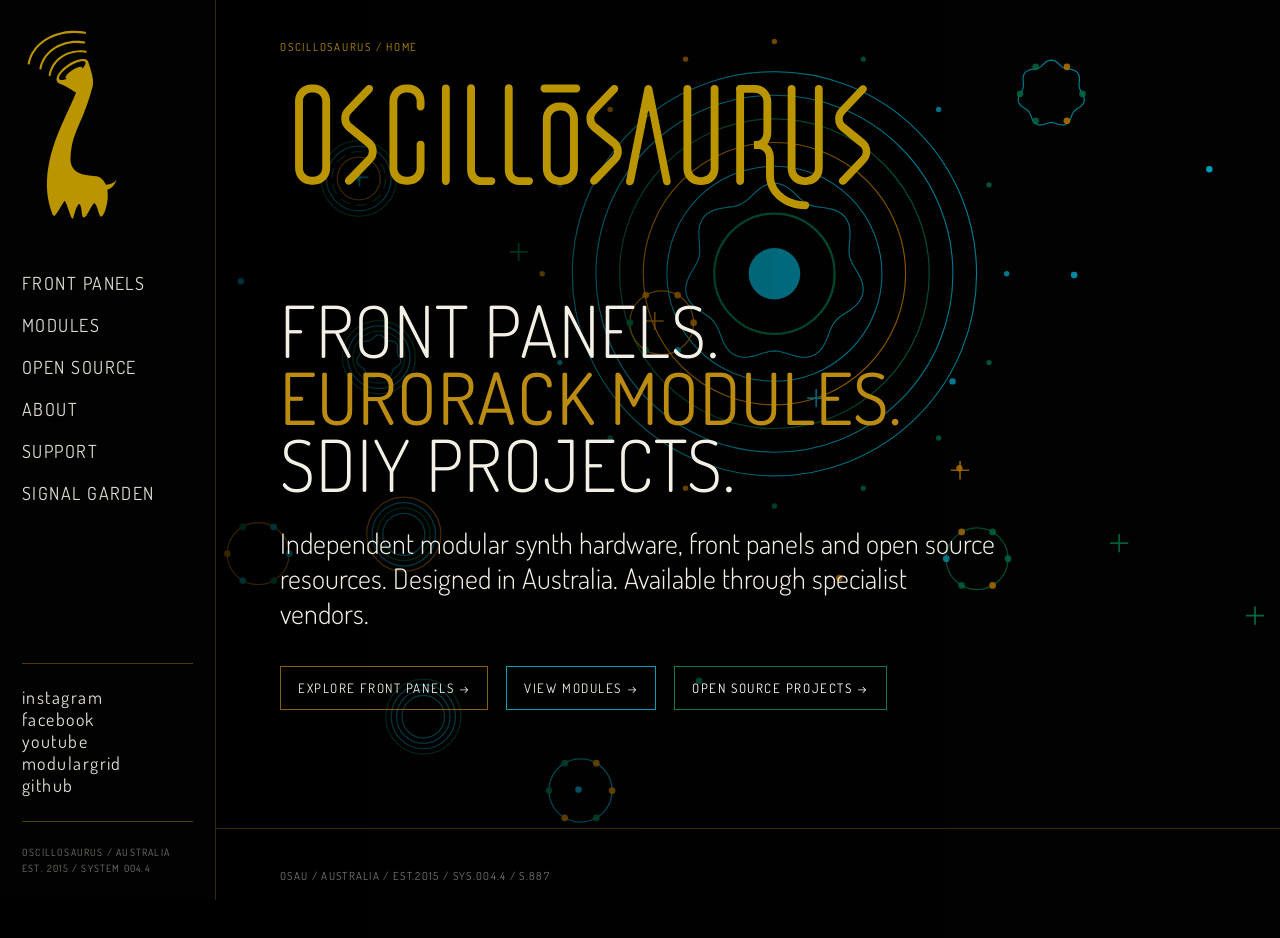
<file: index.html>
<!DOCTYPE html>

<!--
======================================================================
 OSCILLOSAURUS — EDITING GUIDE

 HOME PAGE
 EDIT HERE:
 - Hero headline and intro paragraph
 - Catalogue introduction
 - Modules / Front Panels card copy
 - Selected product rows
 Usually leave class="", data-osc-seed="", script and stylesheet references alone.

 SAFE RULE OF THUMB:
 Edit text between HTML tags and URLs inside href="...".
 Keep class="..." names intact unless you are changing the CSS.
 Keep the <script> tags at the bottom of the file.
======================================================================
-->
<html lang="en">
 <head>
  <meta charset="utf-8"/>
  <meta content="width=device-width,initial-scale=1" name="viewport"/>

  <meta name="description" content="Oscillosaurus designs modular synthesizer hardware, front panels and open-source projects for the synth DIY community.">
  <meta name="robots" content="index,follow,max-image-preview:large">
  <link rel="canonical" href="https://oscillosaurus.com/">
  <link rel="icon" href="assets/oscillosaurus-logo.svg" type="image/svg+xml">
  <meta property="og:site_name" content="Oscillosaurus">
  <meta property="og:type" content="website">
  <meta property="og:locale" content="en_AU">
  <meta property="og:title" content="Oscillosaurus — Modular Synth Hardware">
  <meta property="og:description" content="Oscillosaurus designs modular synthesizer hardware, front panels and open-source projects for the synth DIY community.">
  <meta property="og:url" content="https://oscillosaurus.com/">
  <meta name="twitter:card" content="summary">
  <meta name="twitter:title" content="Oscillosaurus — Modular Synth Hardware">
  <meta name="twitter:description" content="Oscillosaurus designs modular synthesizer hardware, front panels and open-source projects for the synth DIY community.">

  <title>Oscillosaurus — Modular Synth Hardware</title>
  <link href="css/oscillosaurus.css" rel="stylesheet"/>
  <link href="css/responsive.css" rel="stylesheet"/>
 
  <script type="application/ld+json">
{
  "@context": "https://schema.org",
  "@type": "Organization",
  "name": "Oscillosaurus",
  "url": "https://oscillosaurus.com/",
  "logo": "https://oscillosaurus.com/assets/oscillosaurus-logo.svg",
  "email": "contact@oscillosaurus.com",
  "sameAs": [
    "https://www.instagram.com/oscillosaurus",
    "https://www.facebook.com/oscillosaurus",
    "https://www.youtube.com/@oscillosaurus",
    "https://modulargrid.net/e/vendors/view/341",
    "https://github.com/oscillosaurus"
  ]
}
  </script>
</head>
 <body class="page-home">
  <div class="site">
   <!-- DESKTOP NAVIGATION — normally no editing needed -->
 <aside class="site-rail rail">
    <a class="brand-home" href="index.html">
     <img alt="Oscillosaurus" src="assets/oscillosaurus-logo.svg"/>
    </a>
    <nav class="nav">
     <a href="front-panels.html">Front Panels</a>
     <a href="modules.html">Modules</a>
     <a href="opensource.html">Open Source</a>
     <a href="about.html">About</a>
     <a href="support.html">Support</a>
     <a href="signal-garden.html">Signal Garden</a>
    </nav>
    <div class="rail-social">
     <a href="https://www.instagram.com/oscillosaurus" target="_blank" rel="noopener noreferrer">instagram</a>
     <br/>
     <a href="https://www.facebook.com/oscillosaurus" target="_blank" rel="noopener noreferrer">facebook</a>
     <br/>
     <a href="https://www.youtube.com/@oscillosaurus" target="_blank" rel="noopener noreferrer">youtube</a>
     <br/>
     <a href="https://modulargrid.net/e/vendors/view/341" target="_blank" rel="noopener noreferrer">modulargrid</a>
     <br/>
     <a href="https://github.com/oscillosaurus" target="_blank" rel="noopener noreferrer">github</a>
    </div>
    <div class="rail-meta">
     Oscillosaurus / Australia
     <br/>
     Est. 2015 / System 004.4
    </div>
   </aside>
   <!-- MOBILE HEADER / MENU BUTTON -->
 <div class="mobile-bar">
    <a class="mobile-home" href="index.html">
   <img alt="Oscillosaurus" src="assets/oscillosaurus-wordmark.svg"/>
   </a>
   <button class="menu-button">
    MENU
   </button>
  </div>
  <!-- MOBILE MENU LINKS -->
 <nav class="mobile-menu">
     <a href="front-panels.html">Front Panels</a>
     <a href="modules.html">Modules</a>
     <a href="opensource.html">Open Source</a>
     <a href="about.html">About</a>
     <a href="support.html">Support</a>
     <a href="signal-garden.html">Signal Garden</a>
    </nav>
   <!-- PAGE CONTENT STARTS HERE -->
 <main class="page">
    <!-- GENERATIVE BACKGROUND — change data-osc-seed only if desired -->
  <svg class="gen-field" data-dense="true" data-osc-seed="OSAU-HOME-887">
    </svg>
    <div class="content">
     <!-- HERO / PAGE INTRODUCTION — safe to edit copy -->
  <section class="hero veil">
      <div>
       <div class="micro">
        OSCILLOSAURUS / HOME
       </div>
       <img alt="Oscillosaurus" class="wordmark" src="assets/oscillosaurus-wordmark.svg"/>
       <h1>
        Front Panels.
        <span>
         Eurorack Modules.
        </span>
         SDIY Projects.
       </h1>
       <p class="lede">
        Independent modular synth hardware, front panels and open source resources. Designed in Australia. Available through specialist vendors.
       </p>
       <div class="actions">
        <a class="btn" href="front-panels.html">
         Explore front panels &rarr;
        </a>
        <a class="btn secondary" href="modules.html">
         View modules &rarr;
        </a>
		<a class="btn opensource" href="opensource.html">
         Open Source Projects &rarr;
        </a>
       </div>
      </div>
      <div class="micro">
       
      </div>
     </section>

     <footer class="footer veil">
  OSAU / AUSTRALIA / EST.2015 / SYS.004.4 / <span data-footer-seed>S.—</span>
</footer>
    </div>
   </main>
  </div>
  <!-- SITE JAVASCRIPT — normally do not edit -->
 <script src="js/visual-engine.js">
  </script>
 <script src="js/generative.js">
  </script>
  <script src="js/site.js">
  </script>
 </body>
</html>
</file>
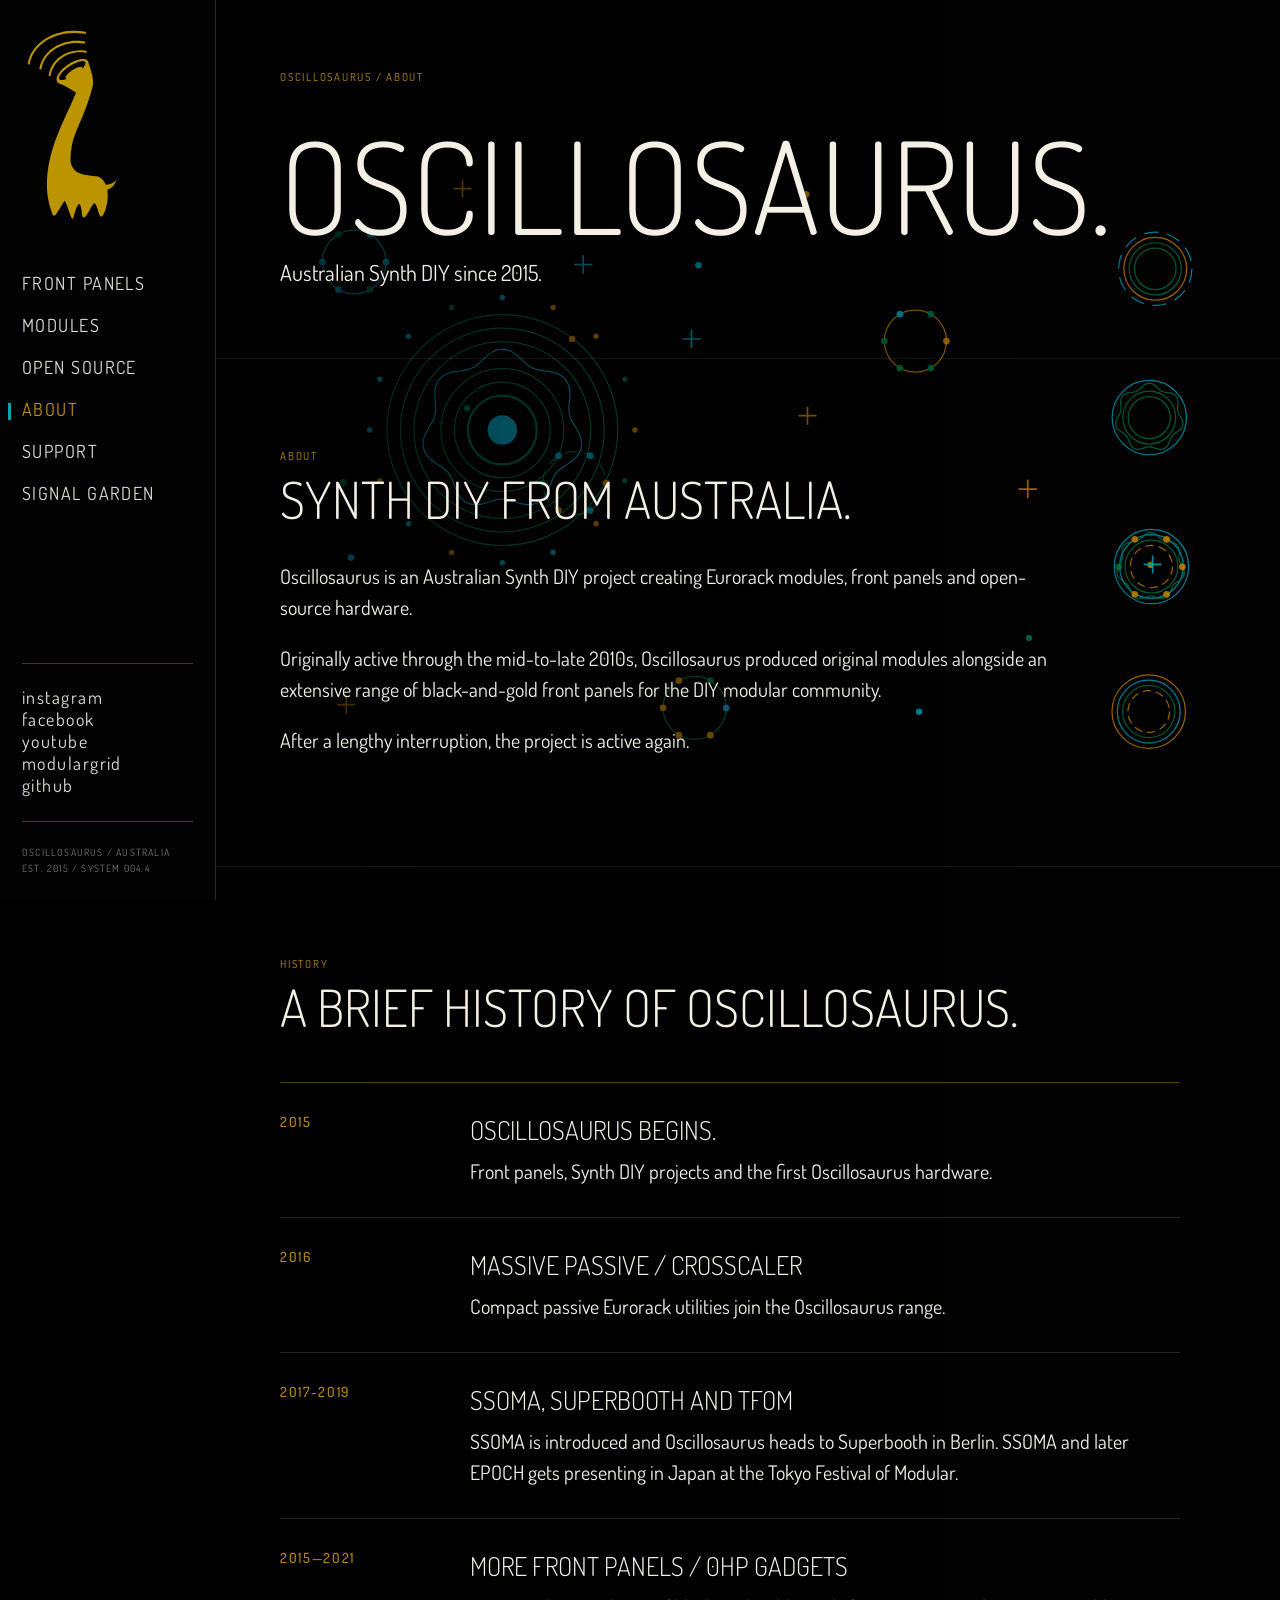
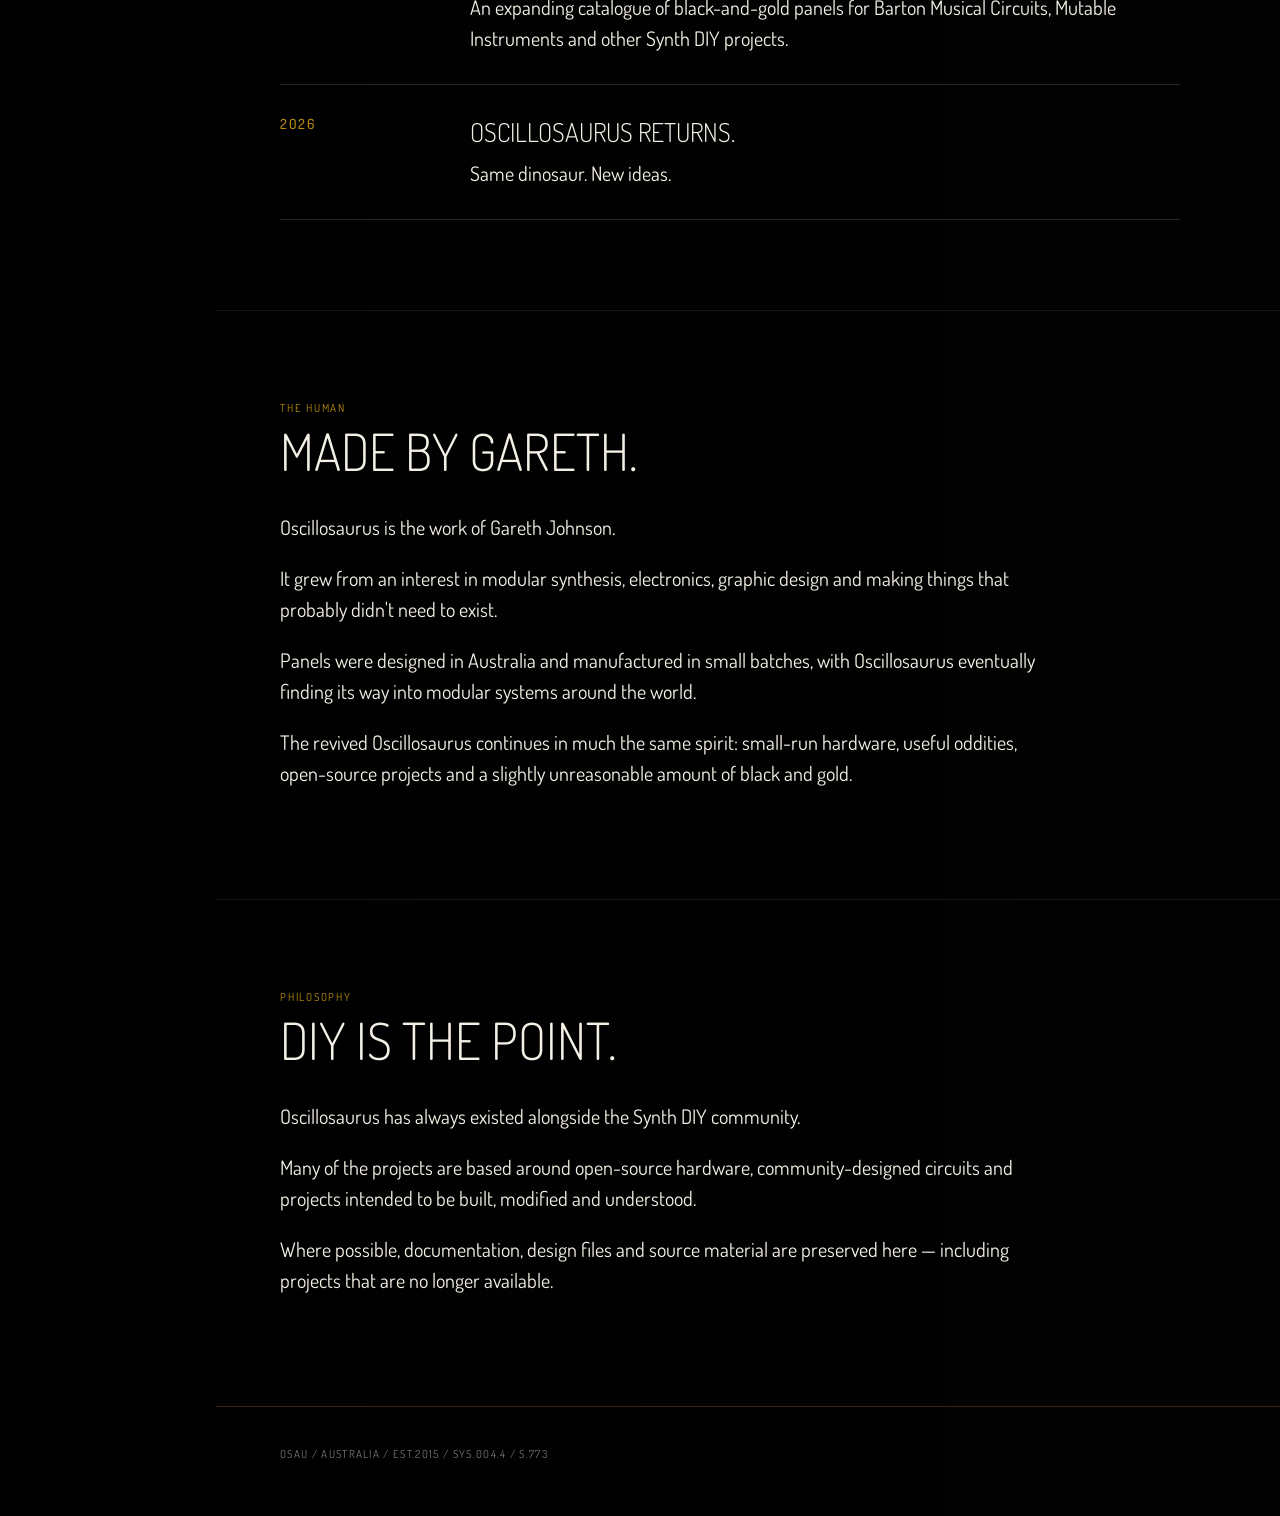
<file: about.html>
<!DOCTYPE html>

<!--
======================================================================
 OSCILLOSAURUS — EDITING GUIDE

 ABOUT PAGE
 EDIT HERE:
 - About text and history
 - Any contact / background copy
 The navigation and generative-art markup normally do not need editing.

 SAFE RULE OF THUMB:
 Edit text between HTML tags and URLs inside href="...".
 Keep class="..." names intact unless you are changing the CSS.
 Keep the <script> tags at the bottom of the file.
======================================================================
-->
<html lang="en">
 <head>
  <meta charset="utf-8"/>
  <meta content="width=device-width,initial-scale=1" name="viewport"/>

  <meta name="description" content="The story of Oscillosaurus: independent modular synth hardware, front panels and open-source projects since 2015.">
  <meta name="robots" content="index,follow,max-image-preview:large">
  <link rel="canonical" href="https://oscillosaurus.com/about.html">
  <link rel="icon" href="assets/oscillosaurus-logo.svg" type="image/svg+xml">
  <meta property="og:site_name" content="Oscillosaurus">
  <meta property="og:type" content="website">
  <meta property="og:locale" content="en_AU">
  <meta property="og:title" content="About — Oscillosaurus">
  <meta property="og:description" content="The story of Oscillosaurus: independent modular synth hardware, front panels and open-source projects since 2015.">
  <meta property="og:url" content="https://oscillosaurus.com/about.html">
  <meta name="twitter:card" content="summary">
  <meta name="twitter:title" content="About — Oscillosaurus">
  <meta name="twitter:description" content="The story of Oscillosaurus: independent modular synth hardware, front panels and open-source projects since 2015.">

  <title>About — Oscillosaurus</title>
  <link href="css/oscillosaurus.css" rel="stylesheet"/>
  <link href="css/responsive.css" rel="stylesheet"/>
 </head>
 <body class="page-about">
  <!-- DESKTOP NAVIGATION — normally no editing needed -->
 <aside class="site-rail rail">
    <a class="brand-home" href="index.html">
     <img alt="Oscillosaurus" src="assets/oscillosaurus-logo.svg"/>
    </a>
    <nav class="nav">
     <a href="front-panels.html">Front Panels</a>
     <a href="modules.html">Modules</a>
     <a href="opensource.html">Open Source</a>
     <a class="active" href="about.html">About</a>
     <a href="support.html">Support</a>
     <a href="signal-garden.html">Signal Garden</a>
    </nav>
    <div class="rail-social">
     <a href="https://www.instagram.com/oscillosaurus" target="_blank" rel="noopener noreferrer">instagram</a>
     <br/>
     <a href="https://www.facebook.com/oscillosaurus" target="_blank" rel="noopener noreferrer">facebook</a>
     <br/>
     <a href="https://www.youtube.com/@oscillosaurus" target="_blank" rel="noopener noreferrer">youtube</a>
     <br/>
     <a href="https://modulargrid.net/e/vendors/view/341" target="_blank" rel="noopener noreferrer">modulargrid</a>
     <br/>
     <a href="https://github.com/oscillosaurus" target="_blank" rel="noopener noreferrer">github</a>
    </div>
    <div class="rail-meta">
     Oscillosaurus / Australia
     <br/>
     Est. 2015 / System 004.4
    </div>
   </aside>
  <!-- MOBILE HEADER / MENU BUTTON -->
 <div class="mobile-bar">
   <a class="mobile-home" href="index.html">
   <img alt="Oscillosaurus" src="assets/oscillosaurus-wordmark.svg"/>
   </a>
   <button class="menu-button">
    MENU
   </button>
  </div>
  <!-- MOBILE MENU LINKS -->
 <nav class="mobile-menu">
     <a href="front-panels.html">Front Panels</a>
     <a href="modules.html">Modules</a>
     <a href="opensource.html">Open Source</a>
     <a class="active" href="about.html">About</a>
     <a href="support.html">Support</a>
     <a href="signal-garden.html">Signal Garden</a>
    </nav>
  <!-- PAGE CONTENT STARTS HERE -->
 <main class="page">
   <!-- GENERATIVE BACKGROUND — change data-osc-seed only if desired -->
  <svg class="gen-field" data-dense="true" data-osc-seed="OSAU-ABOUT-773">
   </svg>
<!-- ==========================================================
     ABOUT
     ========================================================== -->

<header class="page-title veil">

  <div class="micro">
    OSCILLOSAURUS / ABOUT
  </div>

  <h1>
    Oscillosaurus.
  </h1>

  <p>
    Australian Synth DIY since 2015.
  </p>

</header>


<!-- INTRO ==================================================== -->

<section class="section veil">

  <div class="catalogue-heading">

    <div class="micro">
      About
    </div>

    <h2>
      Synth DIY from Australia.
    </h2>

  </div>

  <p class="copy">
    Oscillosaurus is an Australian Synth DIY project creating
    Eurorack modules, front panels and open-source hardware.
  </p>

  <p class="copy">
    Originally active through the mid-to-late 2010s, Oscillosaurus
    produced original modules alongside an extensive range of
    black-and-gold front panels for the DIY modular community.
  </p>

  <p class="copy">
    After a lengthy interruption, the project is active again.
  </p>

</section>


<!-- HISTORY ================================================= -->

<section class="section veil about-history">

  <div class="catalogue-heading">

    <div class="micro">
      History
    </div>

    <h2>
      A brief history of Oscillosaurus.
    </h2>

  </div>


  <div class="about-timeline">

    <div class="about-event">

      <div class="about-year">
        2015
      </div>

      <div class="about-event-content">

        <h3>
          Oscillosaurus begins.
        </h3>

        <p class="copy">
          Front panels, Synth DIY projects and the first
          Oscillosaurus hardware.
        </p>

      </div>

    </div>


    <div class="about-event">

      <div class="about-year">
        2016
      </div>

      <div class="about-event-content">

        <h3>
          Massive Passive / Crosscaler
        </h3>

        <p class="copy">
          Compact passive Eurorack utilities join the
          Oscillosaurus range.
        </p>

      </div>

    </div>


    <div class="about-event">

      <div class="about-year">
        2017-2019
      </div>

      <div class="about-event-content">

        <h3>
          SSOMA, Superbooth and TFOM
        </h3>

        <p class="copy">
          SSOMA is introduced and Oscillosaurus heads to
          Superbooth in Berlin. SSOMA and later EPOCH gets presenting in Japan at the Tokyo Festival of Modular.
        </p>

      </div>

    </div>


    <div class="about-event">

      <div class="about-year">
        2015—2021
      </div>

      <div class="about-event-content">

        <h3>
          More Front Panels / 0HP gadgets
        </h3>

        <p class="copy">
          An expanding catalogue of black-and-gold panels for
          Barton Musical Circuits, Mutable Instruments and other
          Synth DIY projects.
        </p>

      </div>

    </div>


    <div class="about-event">

      <div class="about-year">
        2026
      </div>

      <div class="about-event-content">

        <h3>
          Oscillosaurus returns.
        </h3>

        <p class="copy">
          Same dinosaur. New ideas.
        </p>

      </div>

    </div>

  </div>

</section>


<!-- GARETH ================================================== -->

<section class="section veil">

  <div class="catalogue-heading">

    <div class="micro">
      The Human
    </div>

    <h2>
      Made by Gareth.
    </h2>

  </div>

  <p class="copy">
    Oscillosaurus is the work of Gareth Johnson.
  </p>

  <p class="copy">
    It grew from an interest in modular synthesis, electronics,
    graphic design and making things that probably didn't need
    to exist.
  </p>

  <p class="copy">
    Panels were designed in Australia and manufactured in small
    batches, with Oscillosaurus eventually finding its way into
    modular systems around the world.
  </p>

  <p class="copy">
    The revived Oscillosaurus continues in much the same spirit:
    small-run hardware, useful oddities, open-source projects and
    a slightly unreasonable amount of black and gold.
  </p>

</section>


<!-- DIY ===================================================== -->

<section class="section veil">

  <div class="catalogue-heading">

    <div class="micro">
      Philosophy
    </div>

    <h2>
      DIY is the point.
    </h2>

  </div>

  <p class="copy">
    Oscillosaurus has always existed alongside the Synth DIY
    community.
  </p>

  <p class="copy">
    Many of the projects are based around
    open-source hardware, community-designed circuits and projects
    intended to be built, modified and understood.
  </p>

  <p class="copy">
    Where possible, documentation, design files and source material
    are preserved here — including projects that are no longer
    available.
  </p>

</section>



<footer class="footer veil">
  OSAU / AUSTRALIA / EST.2015 / SYS.004.4 / <span data-footer-seed>S.—</span>
</footer>
  </main>
  <!-- SITE JAVASCRIPT — normally do not edit -->
 <script src="js/visual-engine.js">
  </script>
 <script src="js/generative.js">
  </script>
  <script src="js/site.js">
  </script>
 </body>
</html>
</file>
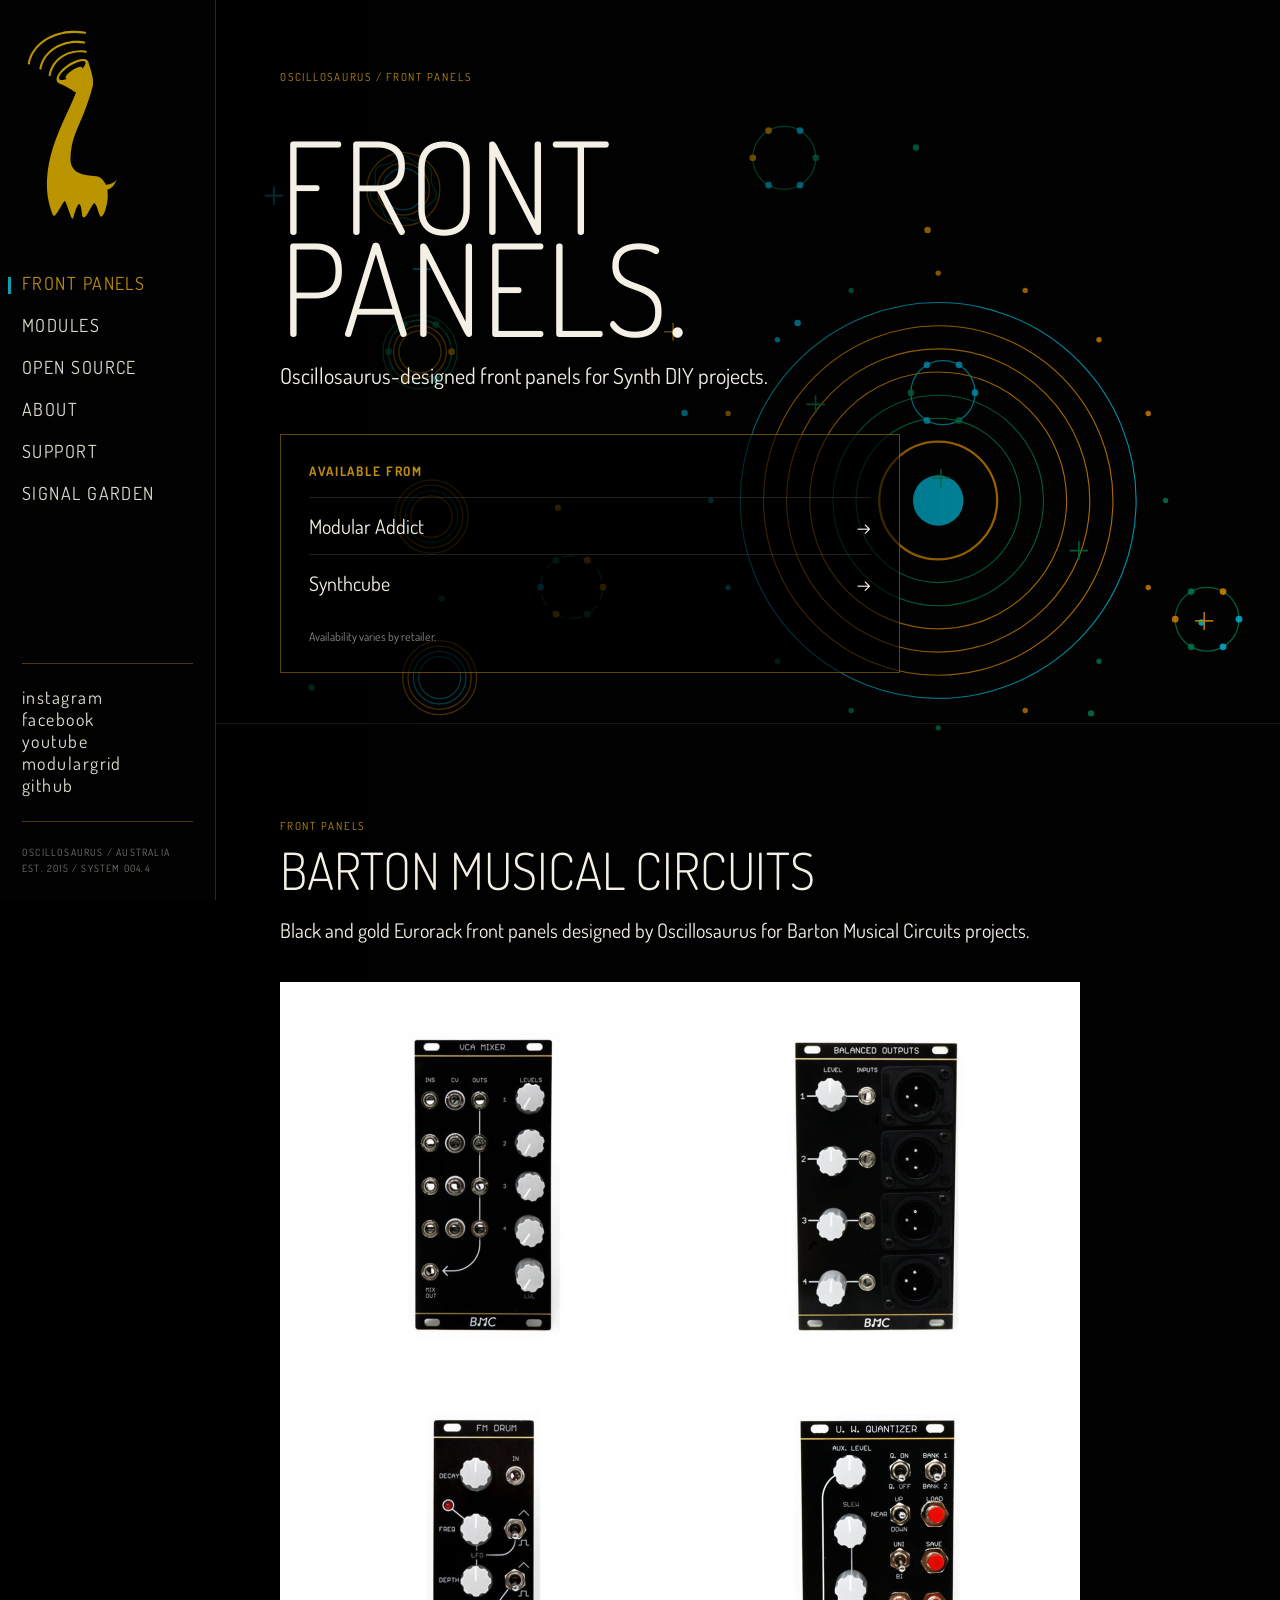
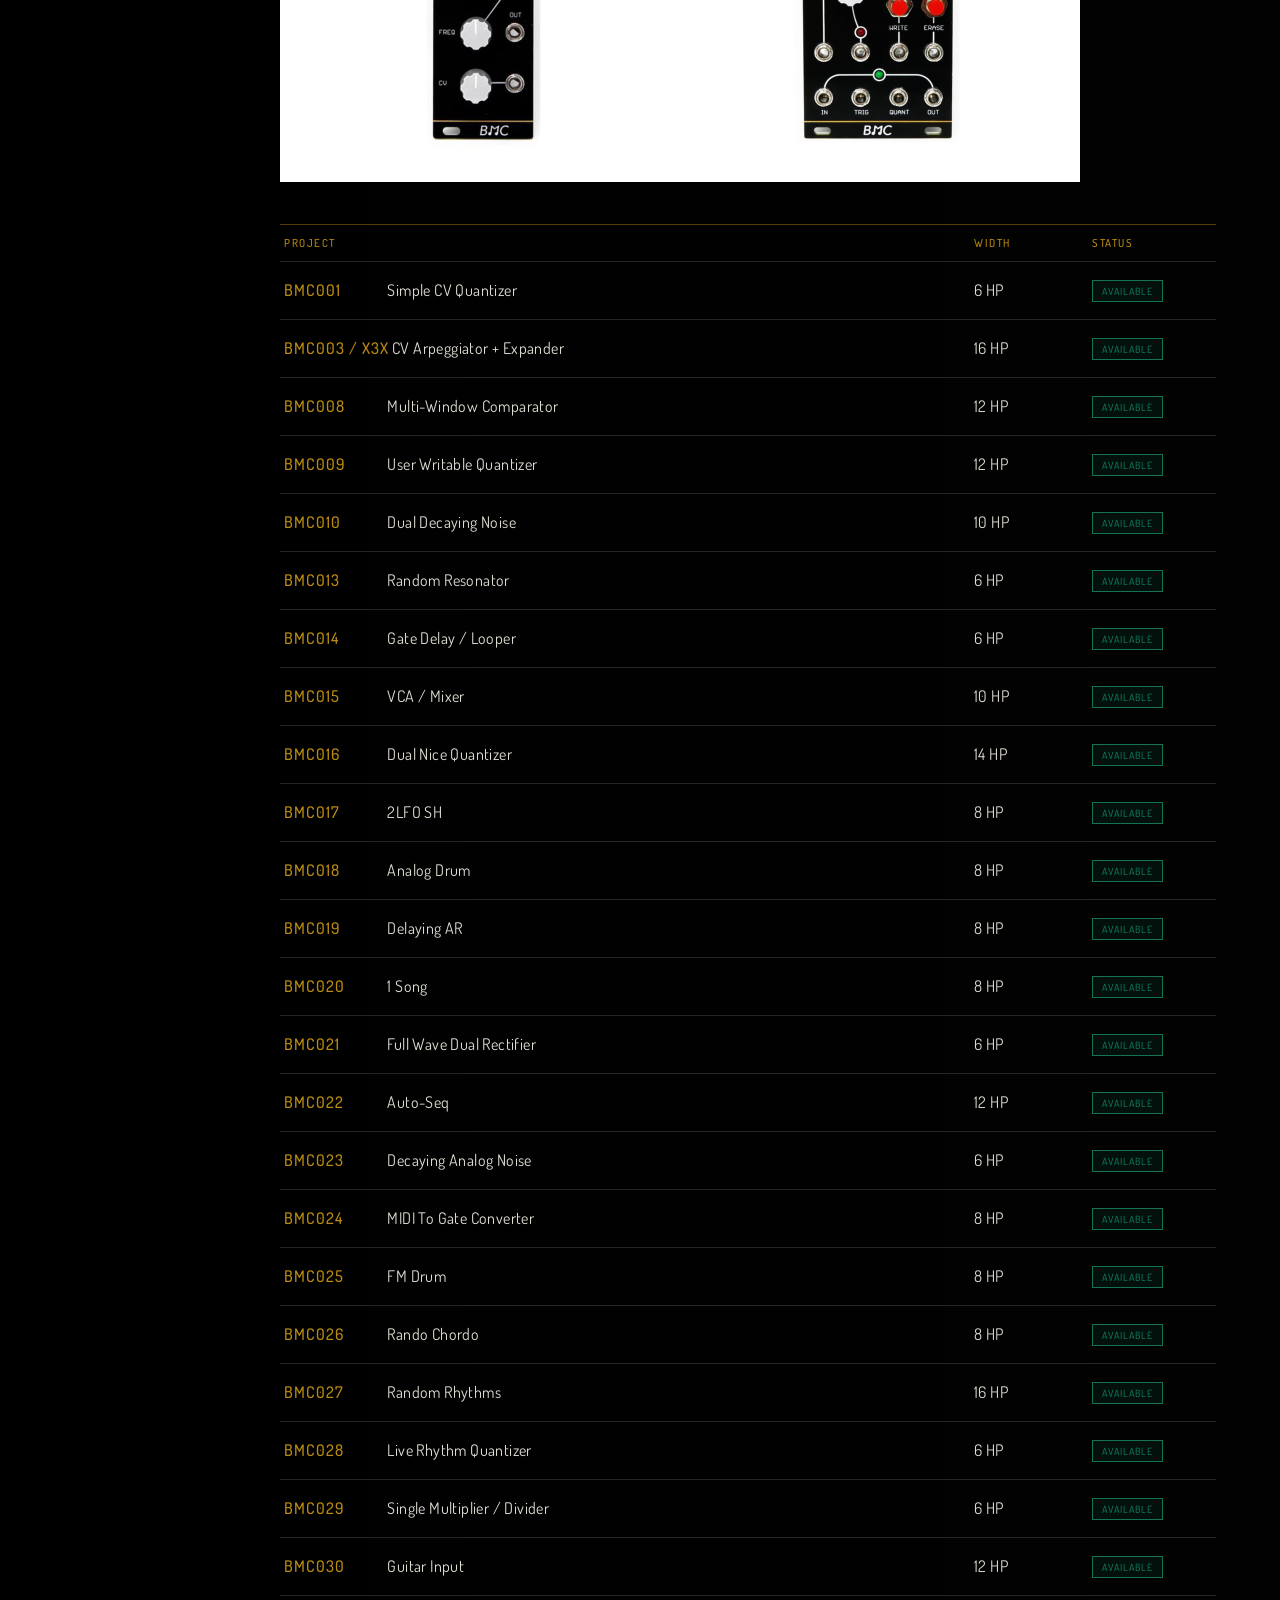
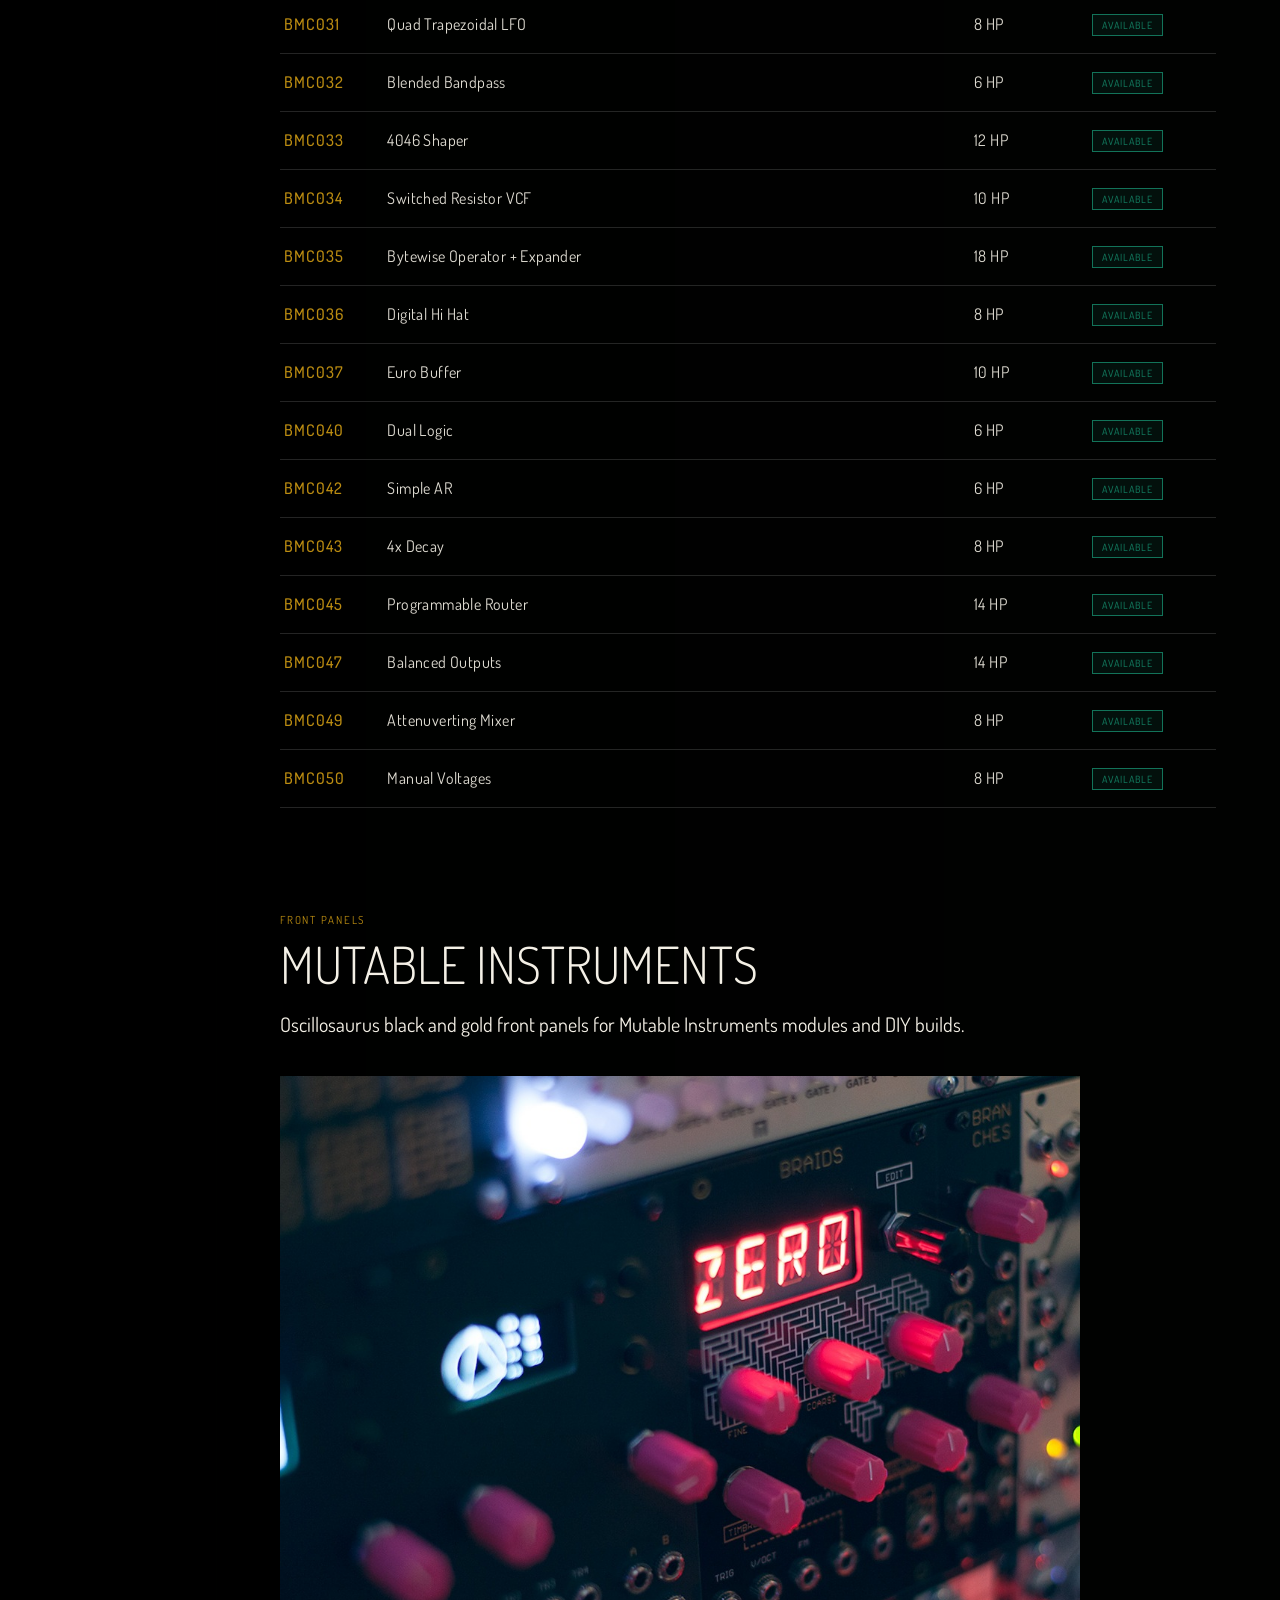
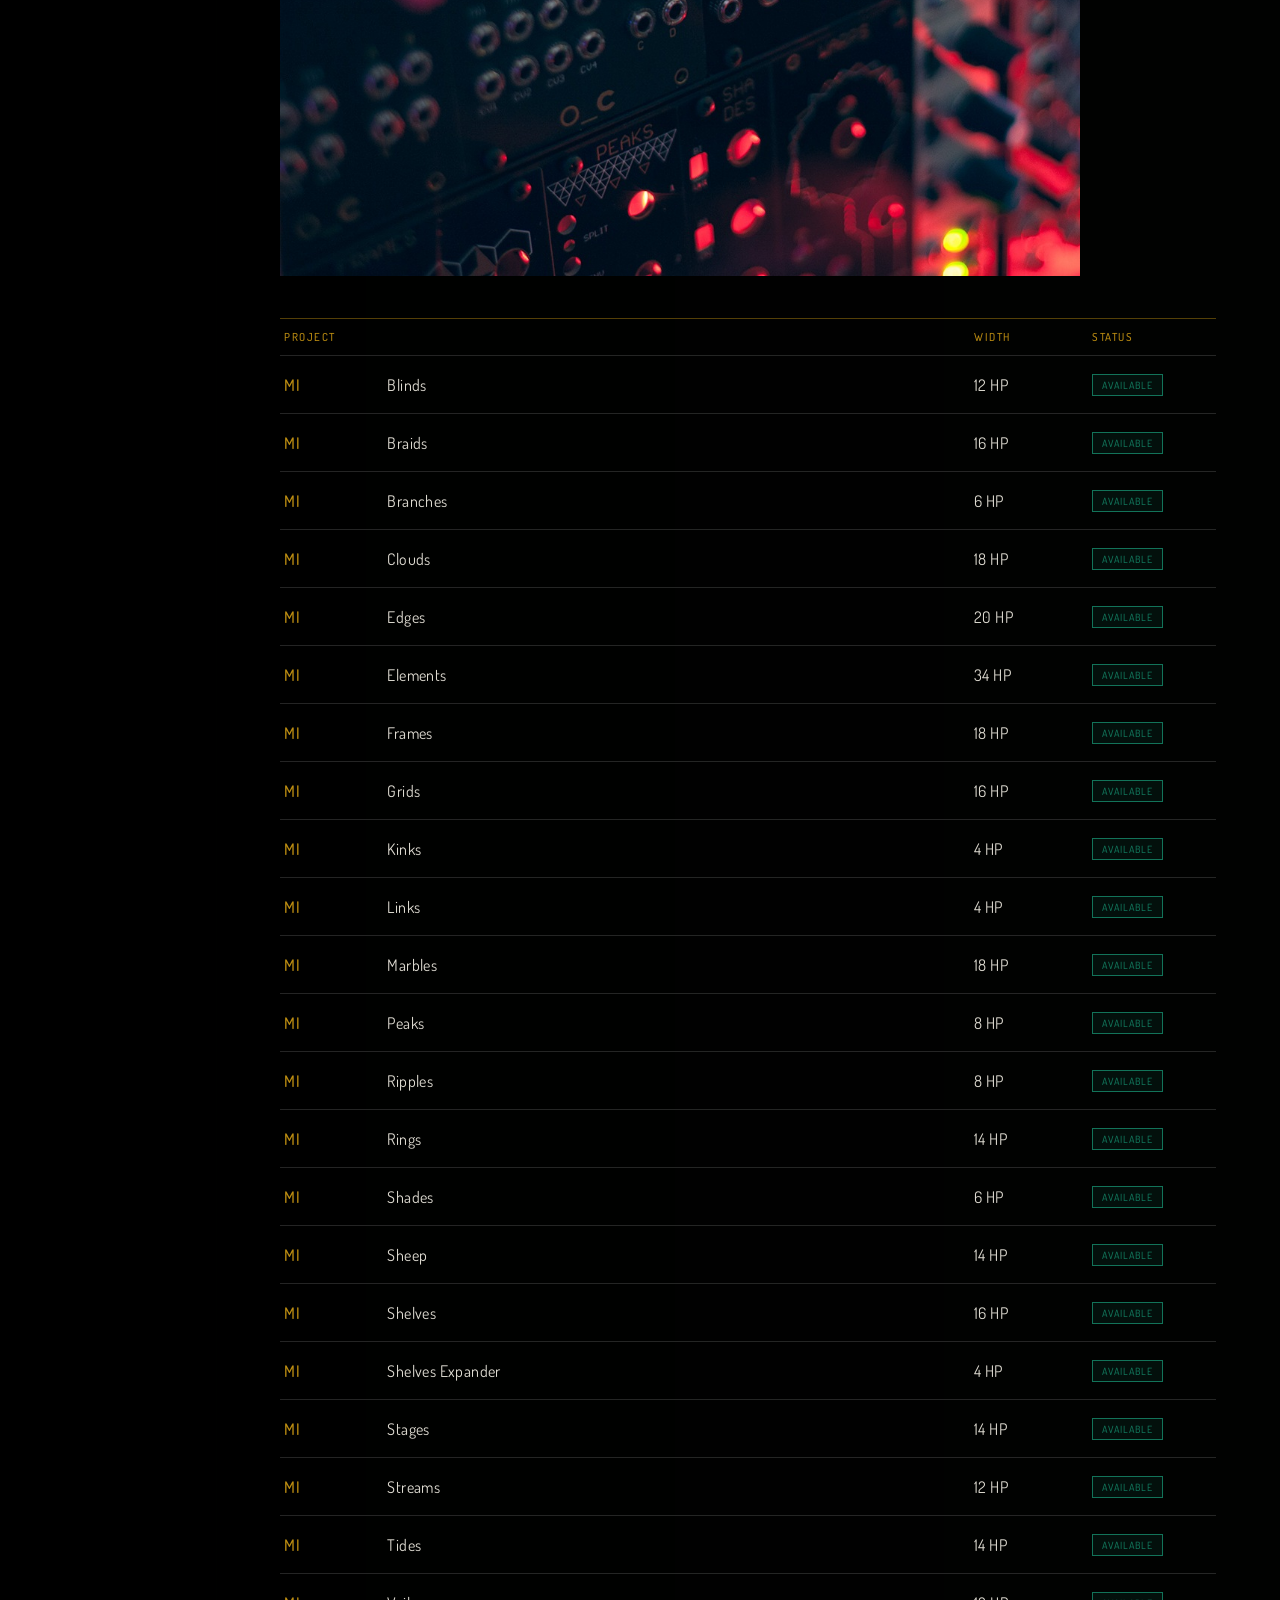
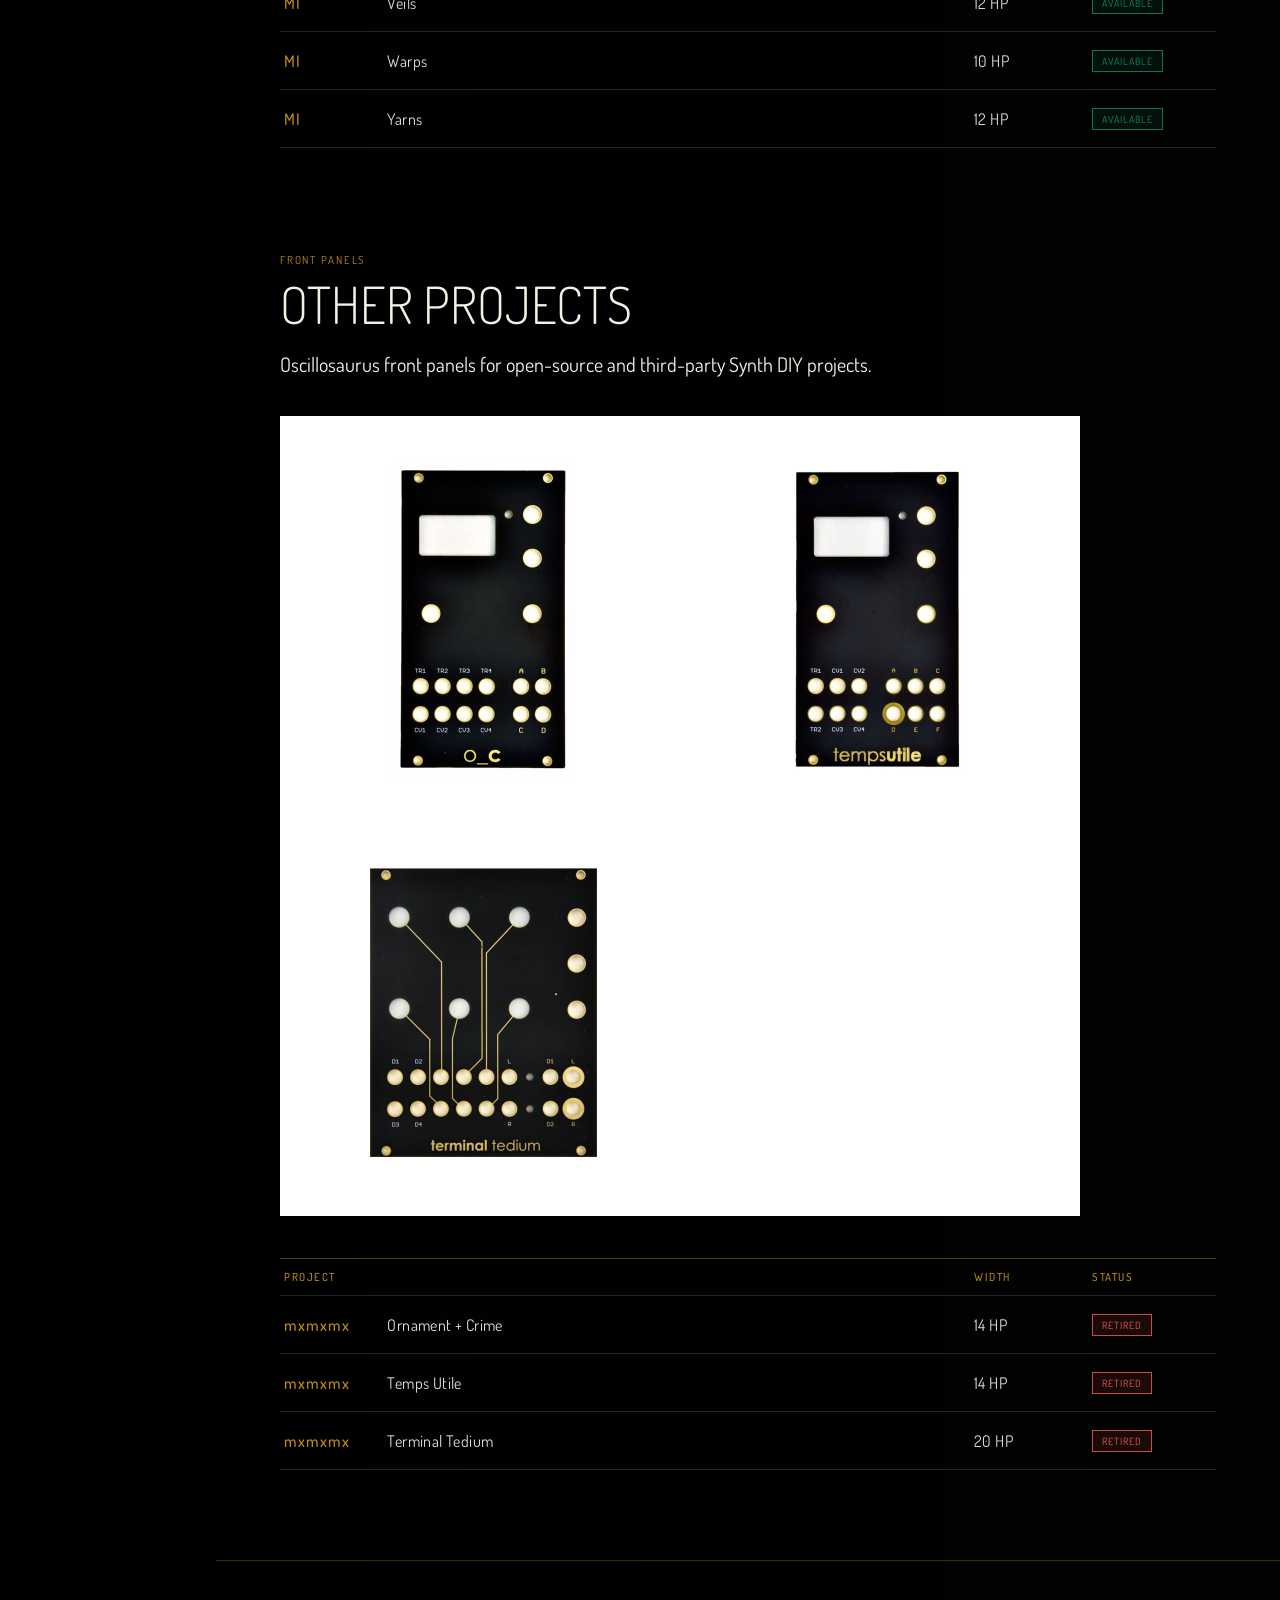
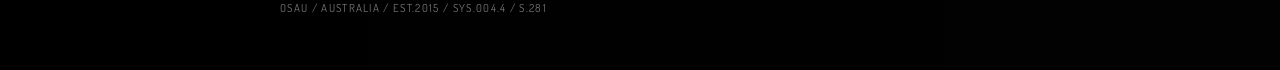
<file: front-panels.html>
<!DOCTYPE html>

<!--
======================================================================
 OSCILLOSAURUS — EDITING GUIDE

 FRONT PANELS PAGE
 EDIT HERE:
 - Introductory copy
 - Panel names, codes, HP and CURRENT / ARCHIVE status
 - Links to product pages
 Copy an existing catalogue item when adding a new panel.

 SAFE RULE OF THUMB:
 Edit text between HTML tags and URLs inside href="...".
 Keep class="..." names intact unless you are changing the CSS.
 Keep the <script> tags at the bottom of the file.
======================================================================
-->
<html lang="en">
 <head>
  <meta charset="utf-8"/>
  <meta content="width=device-width,initial-scale=1" name="viewport"/>

  <meta name="description" content="Oscillosaurus-designed front panels for Synth DIY projects, with project references and availability information.">
  <meta name="robots" content="index,follow,max-image-preview:large">
  <link rel="canonical" href="https://oscillosaurus.com/front-panels.html">
  <link rel="icon" href="assets/oscillosaurus-logo.svg" type="image/svg+xml">
  <meta property="og:site_name" content="Oscillosaurus">
  <meta property="og:type" content="website">
  <meta property="og:locale" content="en_AU">
  <meta property="og:title" content="Front Panels — Oscillosaurus">
  <meta property="og:description" content="Oscillosaurus-designed front panels for Synth DIY projects, with project references and availability information.">
  <meta property="og:url" content="https://oscillosaurus.com/front-panels.html">
  <meta name="twitter:card" content="summary">
  <meta name="twitter:title" content="Front Panels — Oscillosaurus">
  <meta name="twitter:description" content="Oscillosaurus-designed front panels for Synth DIY projects, with project references and availability information.">

  <title>Front Panels — Oscillosaurus</title>
  <link href="css/oscillosaurus.css" rel="stylesheet"/>
  <link href="css/responsive.css" rel="stylesheet"/>
 </head>
 <body class="page-front-panels">
  <!-- DESKTOP NAVIGATION — normally no editing needed -->
 <aside class="site-rail rail">
    <a class="brand-home" href="index.html">
     <img alt="Oscillosaurus" src="assets/oscillosaurus-logo.svg"/>
    </a>
    <nav class="nav">
     <a class="active" href="front-panels.html">Front Panels</a>
     <a href="modules.html">Modules</a>
     <a href="opensource.html">Open Source</a>
     <a href="about.html">About</a>
     <a href="support.html">Support</a>
     <a href="signal-garden.html">Signal Garden</a>
    </nav>
    <div class="rail-social">
     <a href="https://www.instagram.com/oscillosaurus" target="_blank" rel="noopener noreferrer">instagram</a>
     <br/>
     <a href="https://www.facebook.com/oscillosaurus" target="_blank" rel="noopener noreferrer">facebook</a>
     <br/>
     <a href="https://www.youtube.com/@oscillosaurus" target="_blank" rel="noopener noreferrer">youtube</a>
     <br/>
     <a href="https://modulargrid.net/e/vendors/view/341" target="_blank" rel="noopener noreferrer">modulargrid</a>
     <br/>
     <a href="https://github.com/oscillosaurus" target="_blank" rel="noopener noreferrer">github</a>
    </div>
    <div class="rail-meta">
     Oscillosaurus / Australia
     <br/>
     Est. 2015 / System 004.4
    </div>
   </aside>
  <!-- MOBILE HEADER / MENU BUTTON -->
 <div class="mobile-bar">
   <a class="mobile-home" href="index.html">
   <img alt="Oscillosaurus" src="assets/oscillosaurus-wordmark.svg"/>
   </a>
   <button class="menu-button">
    MENU
   </button>
  </div>
  <!-- MOBILE MENU LINKS -->
 <nav class="mobile-menu">
     <a class="active" href="front-panels.html">Front Panels</a>
     <a href="modules.html">Modules</a>
     <a href="opensource.html">Open Source</a>
     <a href="about.html">About</a>
     <a href="support.html">Support</a>
     <a href="signal-garden.html">Signal Garden</a>
    </nav>
  <!-- PAGE CONTENT STARTS HERE -->
 <main class="page">
   <!-- GENERATIVE BACKGROUND — change data-osc-seed only if desired -->
  <svg class="gen-field" data-dense="true" data-osc-seed="OSAU-PANELS-281">
   </svg>
   <div class="content">
    <header class="page-title veil">
     <div class="micro">
      OSCILLOSAURUS / FRONT PANELS
     </div>
     <h1>
      Front
      <br/>
      Panels.
     </h1>
     <p>
      Oscillosaurus-designed front panels for Synth DIY projects.
     </p>
    
	<div class="vendor">

	<h3>AVAILABLE FROM</h3>

	<a href="https://modularaddict.com/" target="_blank" rel="noopener noreferrer">
    <span>Modular Addict</span>
    <span>→</span>
	</a>

	<a href="https://synthcube.com/" target="_blank" rel="noopener noreferrer">
    <span>Synthcube</span>
    <span>→</span>
	</a>

	<small>
    Availability varies by retailer.
	</small>

	</div>
	
	
	
	
	
	</header>
    
	
	
	
	
	<!-- ==========================================================
     FRONT PANEL CATALOGUE

     STATUS OPTIONS:

     AVAILABLE:
     <span class="status available">Available</span>

     UNAVAILABLE:
     <span class="status unavailable">Unavailable</span>

     RETIRED:
     <span class="status retired">Retired</span>

     ========================================================== -->

<section class="section veil panel-catalogue">
  <div class="veil-inner">


  <!-- ========================================================
       BARTON MUSICAL CIRCUITS
       ======================================================== -->

  <div class="catalogue-heading">

    <span class="micro">Front Panels</span>

    <h2>Barton Musical Circuits</h2>

    <p class="copy">
      Black and gold Eurorack front panels designed by Oscillosaurus
      for Barton Musical Circuits projects.
    </p>

  </div>

  <figure class="panel-section-hero">
    <img src="assets/front-panels/barton-musical-circuits.jpg"
         alt="Oscillosaurus black and gold front panels for Barton Musical Circuits projects"
         loading="lazy" decoding="async">
  </figure>

  <div class="panel-list">

    <div class="panel-row panel-header">
      <span>Project</span>
      <span>Width</span>
      <span>Status</span>
    </div>


    <div class="panel-row">
      <span><b>BMC001</b> Simple CV Quantizer</span>
      <span>6 HP</span>
      <span><span class="status available">Available</span></span>
    </div>

    <div class="panel-row">
      <span><b>BMC003 / X3X</b> CV Arpeggiator + Expander</span>
      <span>16 HP</span>
      <span><span class="status available">Available</span></span>
    </div>

    <div class="panel-row">
      <span><b>BMC008</b> Multi-Window Comparator</span>
      <span>12 HP</span>
      <span><span class="status available">Available</span></span>
    </div>

    <div class="panel-row">
      <span><b>BMC009</b> User Writable Quantizer</span>
      <span>12 HP</span>
      <span><span class="status available">Available</span></span>
    </div>

    <div class="panel-row">
      <span><b>BMC010</b> Dual Decaying Noise</span>
      <span>10 HP</span>
      <span><span class="status available">Available</span></span>
    </div>

    <div class="panel-row">
      <span><b>BMC013</b> Random Resonator</span>
      <span>6 HP</span>
      <span><span class="status available">Available</span></span>
    </div>

    <div class="panel-row">
      <span><b>BMC014</b> Gate Delay / Looper</span>
      <span>6 HP</span>
      <span><span class="status available">Available</span></span>
    </div>

    <div class="panel-row">
      <span><b>BMC015</b> VCA / Mixer</span>
      <span>10 HP</span>
      <span><span class="status available">Available</span></span>
    </div>

    <div class="panel-row">
      <span><b>BMC016</b> Dual Nice Quantizer</span>
      <span>14 HP</span>
      <span><span class="status available">Available</span></span>
    </div>

    <div class="panel-row">
      <span><b>BMC017</b> 2LFO SH</span>
      <span>8 HP</span>
      <span><span class="status available">Available</span></span>
    </div>

    <div class="panel-row">
      <span><b>BMC018</b> Analog Drum</span>
      <span>8 HP</span>
      <span><span class="status available">Available</span></span>
    </div>

    <div class="panel-row">
      <span><b>BMC019</b> Delaying AR</span>
      <span>8 HP</span>
      <span><span class="status available">Available</span></span>
    </div>

    <div class="panel-row">
      <span><b>BMC020</b> 1 Song</span>
      <span>8 HP</span>
      <span><span class="status available">Available</span></span>
    </div>

    <div class="panel-row">
      <span><b>BMC021</b> Full Wave Dual Rectifier</span>
      <span>6 HP</span>
      <span><span class="status available">Available</span></span>
    </div>

    <div class="panel-row">
      <span><b>BMC022</b> Auto-Seq</span>
      <span>12 HP</span>
      <span><span class="status available">Available</span></span>
    </div>

    <div class="panel-row">
      <span><b>BMC023</b> Decaying Analog Noise</span>
      <span>6 HP</span>
      <span><span class="status available">Available</span></span>
    </div>

    <div class="panel-row">
      <span><b>BMC024</b> MIDI To Gate Converter</span>
      <span>8 HP</span>
      <span><span class="status available">Available</span></span>
    </div>

    <div class="panel-row">
      <span><b>BMC025</b> FM Drum</span>
      <span>8 HP</span>
      <span><span class="status available">Available</span></span>
    </div>

    <div class="panel-row">
      <span><b>BMC026</b> Rando Chordo</span>
      <span>8 HP</span>
      <span><span class="status available">Available</span></span>
    </div>

    <div class="panel-row">
      <span><b>BMC027</b> Random Rhythms</span>
      <span>16 HP</span>
      <span><span class="status available">Available</span></span>
    </div>

    <div class="panel-row">
      <span><b>BMC028</b> Live Rhythm Quantizer</span>
      <span>6 HP</span>
      <span><span class="status available">Available</span></span>
    </div>

    <div class="panel-row">
      <span><b>BMC029</b> Single Multiplier / Divider</span>
      <span>6 HP</span>
      <span><span class="status available">Available</span></span>
    </div>

    <div class="panel-row">
      <span><b>BMC030</b> Guitar Input</span>
      <span>12 HP</span>
      <span><span class="status available">Available</span></span>
    </div>

    <div class="panel-row">
      <span><b>BMC031</b> Quad Trapezoidal LFO</span>
      <span>8 HP</span>
      <span><span class="status available">Available</span></span>
    </div>

    <div class="panel-row">
      <span><b>BMC032</b> Blended Bandpass</span>
      <span>6 HP</span>
      <span><span class="status available">Available</span></span>
    </div>

    <div class="panel-row">
      <span><b>BMC033</b> 4046 Shaper</span>
      <span>12 HP</span>
      <span><span class="status available">Available</span></span>
    </div>

    <div class="panel-row">
      <span><b>BMC034</b> Switched Resistor VCF</span>
      <span>10 HP</span>
      <span><span class="status available">Available</span></span>
    </div>

    <div class="panel-row">
      <span><b>BMC035</b> Bytewise Operator + Expander</span>
      <span>18 HP</span>
      <span><span class="status available">Available</span></span>
    </div>

    <div class="panel-row">
      <span><b>BMC036</b> Digital Hi Hat</span>
      <span>8 HP</span>
      <span><span class="status available">Available</span></span>
    </div>

    <div class="panel-row">
      <span><b>BMC037</b> Euro Buffer</span>
      <span>10 HP</span>
      <span><span class="status available">Available</span></span>
    </div>

    <div class="panel-row">
      <span><b>BMC040</b> Dual Logic</span>
      <span>6 HP</span>
      <span><span class="status available">Available</span></span>
    </div>

    <div class="panel-row">
      <span><b>BMC042</b> Simple AR</span>
      <span>6 HP</span>
      <span><span class="status available">Available</span></span>
    </div>

    <div class="panel-row">
      <span><b>BMC043</b> 4x Decay</span>
      <span>8 HP</span>
      <span><span class="status available">Available</span></span>
    </div>

    <div class="panel-row">
      <span><b>BMC045</b> Programmable Router</span>
      <span>14 HP</span>
      <span><span class="status available">Available</span></span>
    </div>

    <div class="panel-row">
      <span><b>BMC047</b> Balanced Outputs</span>
      <span>14 HP</span>
      <span><span class="status available">Available</span></span>
    </div>

    <div class="panel-row">
      <span><b>BMC049</b> Attenuverting Mixer</span>
      <span>8 HP</span>
      <span><span class="status available">Available</span></span>
    </div>

    <div class="panel-row">
      <span><b>BMC050</b> Manual Voltages</span>
      <span>8 HP</span>
      <span><span class="status available">Available</span></span>
    </div>

  </div>



  <!-- ========================================================
       MUTABLE INSTRUMENTS
       ======================================================== -->

  <div class="catalogue-heading catalogue-secondary">

    <span class="micro">Front Panels</span>

    <h2>Mutable Instruments</h2>

    <p class="copy">
      Oscillosaurus black and gold front panels for Mutable Instruments
      modules and DIY builds.
    </p>

  </div>

  <figure class="panel-section-hero">
    <img src="assets/front-panels/mutable-instruments.jpg"
         alt="Oscillosaurus black front panels installed alongside Mutable Instruments modules"
         loading="lazy" decoding="async">
  </figure>

  <div class="panel-list">

    <div class="panel-row panel-header">
      <span>Project</span>
      <span>Width</span>
      <span>Status</span>
    </div>

    <div class="panel-row">
      <span><b>MI</b> Blinds</span>
      <span>12 HP</span>
      <span><span class="status available">Available</span></span>
    </div>

    <div class="panel-row">
      <span><b>MI</b> Braids</span>
      <span>16 HP</span>
      <span><span class="status available">Available</span></span>
    </div>

    <div class="panel-row">
      <span><b>MI</b> Branches</span>
      <span>6 HP</span>
      <span><span class="status available">Available</span></span>
    </div>

    <div class="panel-row">
      <span><b>MI</b> Clouds</span>
      <span>18 HP</span>
      <span><span class="status available">Available</span></span>
    </div>

    <div class="panel-row">
      <span><b>MI</b> Edges</span>
      <span>20 HP</span>
      <span><span class="status available">Available</span></span>
    </div>

    <div class="panel-row">
      <span><b>MI</b> Elements</span>
      <span>34 HP</span>
      <span><span class="status available">Available</span></span>
    </div>

    <div class="panel-row">
      <span><b>MI</b> Frames</span>
      <span>18 HP</span>
      <span><span class="status available">Available</span></span>
    </div>

    <div class="panel-row">
      <span><b>MI</b> Grids</span>
      <span>16 HP</span>
      <span><span class="status available">Available</span></span>
    </div>

    <div class="panel-row">
      <span><b>MI</b> Kinks</span>
      <span>4 HP</span>
      <span><span class="status available">Available</span></span>
    </div>

    <div class="panel-row">
      <span><b>MI</b> Links</span>
      <span>4 HP</span>
      <span><span class="status available">Available</span></span>
    </div>

    <div class="panel-row">
      <span><b>MI</b> Marbles</span>
      <span>18 HP</span>
      <span><span class="status available">Available</span></span>
    </div>

    <div class="panel-row">
      <span><b>MI</b> Peaks</span>
      <span>8 HP</span>
      <span><span class="status available">Available</span></span>
    </div>

    <div class="panel-row">
      <span><b>MI</b> Ripples</span>
      <span>8 HP</span>
      <span><span class="status available">Available</span></span>
    </div>

    <div class="panel-row">
      <span><b>MI</b> Rings</span>
      <span>14 HP</span>
      <span><span class="status available">Available</span></span>
    </div>

    <div class="panel-row">
      <span><b>MI</b> Shades</span>
      <span>6 HP</span>
      <span><span class="status available">Available</span></span>
    </div>

    <div class="panel-row">
      <span><b>MI</b> Sheep</span>
      <span>14 HP</span>
      <span><span class="status available">Available</span></span>
    </div>

    <div class="panel-row">
      <span><b>MI</b> Shelves</span>
      <span>16 HP</span>
      <span><span class="status available">Available</span></span>
    </div>

    <div class="panel-row">
      <span><b>MI</b> Shelves Expander</span>
      <span>4 HP</span>
      <span><span class="status available">Available</span></span>
    </div>

    <div class="panel-row">
      <span><b>MI</b> Stages</span>
      <span>14 HP</span>
      <span><span class="status available">Available</span></span>
    </div>

    <div class="panel-row">
      <span><b>MI</b> Streams</span>
      <span>12 HP</span>
      <span><span class="status available">Available</span></span>
    </div>

    <div class="panel-row">
      <span><b>MI</b> Tides</span>
      <span>14 HP</span>
      <span><span class="status available">Available</span></span>
    </div>

    <div class="panel-row">
      <span><b>MI</b> Veils</span>
      <span>12 HP</span>
      <span><span class="status available">Available</span></span>
    </div>

    <div class="panel-row">
      <span><b>MI</b> Warps</span>
      <span>10 HP</span>
      <span><span class="status available">Available</span></span>
    </div>

    <div class="panel-row">
      <span><b>MI</b> Yarns</span>
      <span>12 HP</span>
      <span><span class="status available">Available</span></span>
    </div>

  </div>



  <!-- ========================================================
       OTHER PROJECTS
       Maker / vendor occupies the same position as BMC / MI.
       ======================================================== -->

  <div class="catalogue-heading catalogue-secondary">

    <span class="micro">Front Panels</span>

    <h2>Other Projects</h2>

    <p class="copy">
      Oscillosaurus front panels for open-source and third-party
      Synth DIY projects.
    </p>

  </div>

  <figure class="panel-section-hero">
    <img src="assets/front-panels/other-projects.jpg"
         alt="Oscillosaurus front panels for Ornament and Crime, Temps Utile and Terminal Tedium"
         loading="lazy" decoding="async">
  </figure>

  <div class="panel-list">

    <div class="panel-row panel-header">
      <span>Project</span>
      <span>Width</span>
      <span>Status</span>
    </div>


    <div class="panel-row">
      <span><b>mxmxmx</b> Ornament + Crime</span>
      <span>14 HP</span>
      <span><span class="status retired">Retired</span></span>
    </div>


    <div class="panel-row">
      <span><b>mxmxmx</b> Temps Utile</span>
      <span>14 HP</span>
      <span><span class="status retired">Retired</span></span>
    </div>


    <div class="panel-row">
      <span><b>mxmxmx</b> Terminal Tedium</span>
      <span>20 HP</span>
      <span><span class="status retired">Retired</span></span>
    </div>

  </div>



  </div>
</section>
	
	
    <footer class="footer veil">
  OSAU / AUSTRALIA / EST.2015 / SYS.004.4 / <span data-footer-seed>S.—</span>
</footer>
   </div>
  </main>
  <!-- SITE JAVASCRIPT — normally do not edit -->
 <script src="js/visual-engine.js">
  </script>
 <script src="js/generative.js">
  </script>
  <script src="js/site.js">
  </script>
 </body>
</html>
</file>
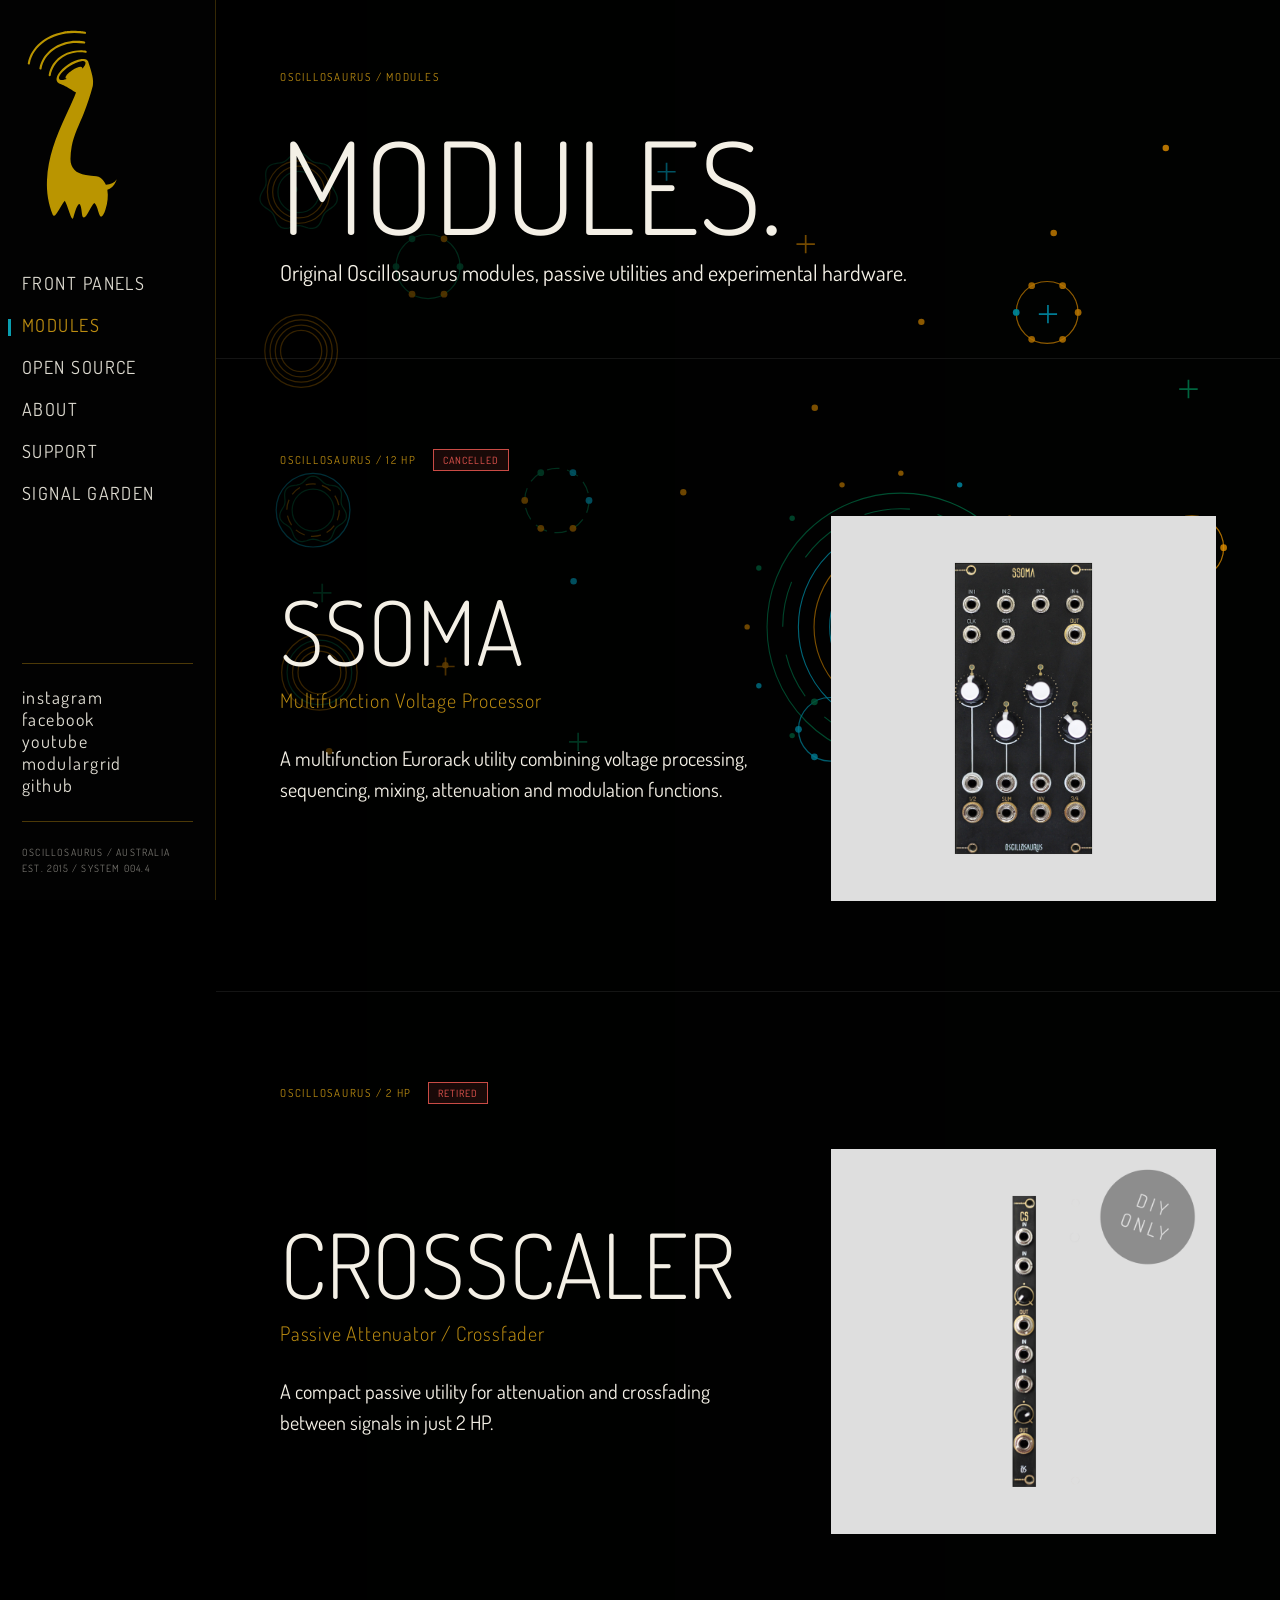
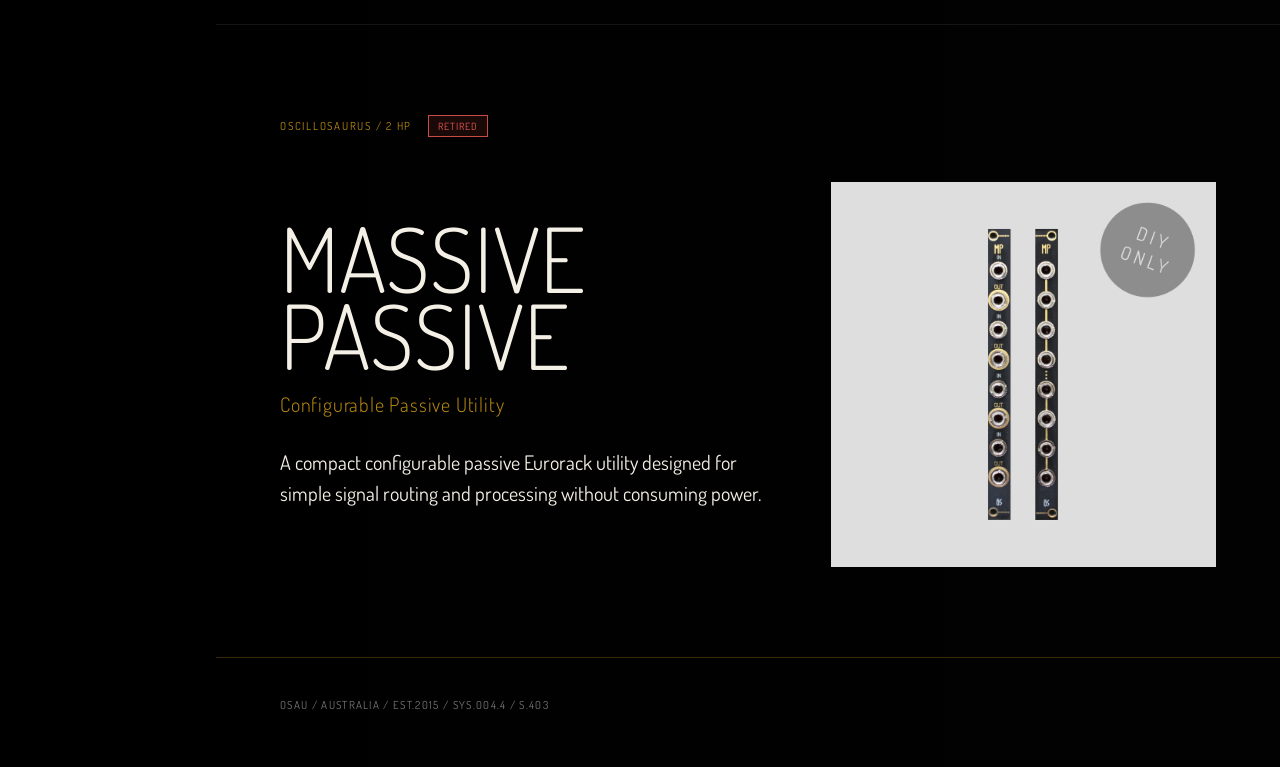
<file: modules.html>
<!DOCTYPE html>

<!--
======================================================================
 OSCILLOSAURUS — EDITING GUIDE

 MODULES PAGE
 EDIT HERE:
 - Page heading / introductory copy
 - Module cards, names, descriptions and status
 - Links to individual product pages
 Copy an existing card when adding another module so the CSS classes stay intact.

 SAFE RULE OF THUMB:
 Edit text between HTML tags and URLs inside href="...".
 Keep class="..." names intact unless you are changing the CSS.
 Keep the <script> tags at the bottom of the file.
======================================================================
-->
<html lang="en">
 <head>
  <meta charset="utf-8"/>
  <meta content="width=device-width,initial-scale=1" name="viewport"/>

  <meta name="description" content="Explore Oscillosaurus modular synthesizer modules and hardware projects.">
  <meta name="robots" content="index,follow,max-image-preview:large">
  <link rel="canonical" href="https://oscillosaurus.com/modules.html">
  <link rel="icon" href="assets/oscillosaurus-logo.svg" type="image/svg+xml">
  <meta property="og:site_name" content="Oscillosaurus">
  <meta property="og:type" content="website">
  <meta property="og:locale" content="en_AU">
  <meta property="og:title" content="Modules — Oscillosaurus">
  <meta property="og:description" content="Explore Oscillosaurus modular synthesizer modules and hardware projects.">
  <meta property="og:url" content="https://oscillosaurus.com/modules.html">
  <meta name="twitter:card" content="summary">
  <meta name="twitter:title" content="Modules — Oscillosaurus">
  <meta name="twitter:description" content="Explore Oscillosaurus modular synthesizer modules and hardware projects.">

  <title>Modules — Oscillosaurus</title>
  <link href="css/oscillosaurus.css" rel="stylesheet"/>
  <link href="css/responsive.css" rel="stylesheet"/>
 </head>
 <body class="page-modules">
  <!-- DESKTOP NAVIGATION — normally no editing needed -->
 <aside class="site-rail rail">
    <a class="brand-home" href="index.html">
     <img alt="Oscillosaurus" src="assets/oscillosaurus-logo.svg"/>
    </a>
    <nav class="nav">
     <a href="front-panels.html">Front Panels</a>
     <a class="active" href="modules.html">Modules</a>
     <a href="opensource.html">Open Source</a>
     <a href="about.html">About</a>
     <a href="support.html">Support</a>
     <a href="signal-garden.html">Signal Garden</a>
    </nav>
    <div class="rail-social">
     <a href="https://www.instagram.com/oscillosaurus" target="_blank" rel="noopener noreferrer">instagram</a>
     <br/>
     <a href="https://www.facebook.com/oscillosaurus" target="_blank" rel="noopener noreferrer">facebook</a>
     <br/>
     <a href="https://www.youtube.com/@oscillosaurus" target="_blank" rel="noopener noreferrer">youtube</a>
     <br/>
     <a href="https://modulargrid.net/e/vendors/view/341" target="_blank" rel="noopener noreferrer">modulargrid</a>
     <br/>
     <a href="https://github.com/oscillosaurus" target="_blank" rel="noopener noreferrer">github</a>
    </div>
    <div class="rail-meta">
     Oscillosaurus / Australia
     <br/>
     Est. 2015 / System 004.4
    </div>
   </aside>
  <!-- MOBILE HEADER / MENU BUTTON -->
 <div class="mobile-bar">
   <a class="mobile-home" href="index.html">
   <img alt="Oscillosaurus" src="assets/oscillosaurus-wordmark.svg"/>
   </a>
   <button class="menu-button">
    MENU
   </button>
  </div>
  <!-- MOBILE MENU LINKS -->
 <nav class="mobile-menu">
     <a href="front-panels.html">Front Panels</a>
     <a class="active" href="modules.html">Modules</a>
     <a href="opensource.html">Open Source</a>
     <a href="about.html">About</a>
     <a href="support.html">Support</a>
     <a href="signal-garden.html">Signal Garden</a>
    </nav>
  <!-- PAGE CONTENT STARTS HERE -->
 <main class="page">
   <!-- GENERATIVE BACKGROUND — change data-osc-seed only if desired -->
  <svg class="gen-field" data-dense="true" data-osc-seed="OSAU-MODULES-403">
   </svg>
   <div class="content">
    <header class="page-title veil">
     <div class="micro">
      OSCILLOSAURUS / MODULES
     </div>
     <h1>
      Modules.
     </h1>
     <p>
      Original Oscillosaurus modules, passive utilities and experimental hardware.
     </p>
    </header>
 <!-- ==========================================================
     OSCILLOSAURUS MODULES

     STATUS OPTIONS:

     <span class="status available">Available</span>
     <span class="status unavailable">Unavailable</span>
     <span class="status retired">Retired</span>
     ========================================================== -->


<!-- SSOMA =================================================== -->

<section class="section veil module-showcase">

  <div class="module-meta">
    <span class="micro">OSCILLOSAURUS / 12 HP</span>
    <span class="status retired">Cancelled</span>
  </div>

  <div class="module-showcase-grid">

    <div class="module-info">

      <h2>SSOMA</h2>

      <p class="module-type">
        Multifunction Voltage Processor
      </p>

      <p class="copy">
        A multifunction Eurorack utility combining voltage processing,
        sequencing, mixing, attenuation and modulation functions.
      </p>

      <!-- <a class="btn" href="#">
        View Module →
      </a> -->

    </div>

    <div class="module-image">
	<img
    src="assets/modules/ssoma.jpg"
    alt="Oscillosaurus SSOMA Eurorack module"
	>
	</div>

  </div>

</section>


<!-- CROSSCALER ============================================== -->

<section class="section veil module-showcase">

  <div class="module-meta">
    <span class="micro">OSCILLOSAURUS / 2 HP</span>
    <span class="status retired">Retired</span>
  </div>

  <div class="module-showcase-grid">

    <div class="module-info">

      <h2>Crosscaler</h2>

      <p class="module-type">
        Passive Attenuator / Crossfader
      </p>

      <p class="copy">
        A compact passive utility for attenuation and crossfading
        between signals in just 2 HP.
      </p>

      <!-- <a class="btn" href="#">
        View Module →
      </a> -->

    </div>

    <div class="module-image">
	<img
    src="assets/modules/crosscaler.jpg"
    alt="Oscillosaurus Crosscaler Eurorack module"
	>
	</div>

  </div>

</section>


<!-- MASSIVE PASSIVE ========================================= -->

<section class="section veil module-showcase">

  <div class="module-meta">
    <span class="micro">OSCILLOSAURUS / 2 HP</span>
    <span class="status retired">Retired</span>
  </div>

  <div class="module-showcase-grid">

    <div class="module-info">

      <h2>Massive Passive</h2>

      <p class="module-type">
        Configurable Passive Utility
      </p>

      <p class="copy">
        A compact configurable passive Eurorack utility designed for
        simple signal routing and processing without consuming power.
      </p>

      <!-- <a class="btn" href="#">
        View Module →
      </a> -->

    </div>

    <div class="module-image">
	<img
    src="assets/modules/massive-passive.jpg"
    alt="Oscillosaurus Massive Passive Eurorack modules"
	>
	</div>

  </div>

</section>
    <footer class="footer veil">
  OSAU / AUSTRALIA / EST.2015 / SYS.004.4 / <span data-footer-seed>S.—</span>
</footer>
   </div>
  </main>
  <!-- SITE JAVASCRIPT — normally do not edit -->
 <script src="js/visual-engine.js">
  </script>
 <script src="js/generative.js">
  </script>
  <script src="js/site.js">
  </script>
 </body>
</html>
</file>
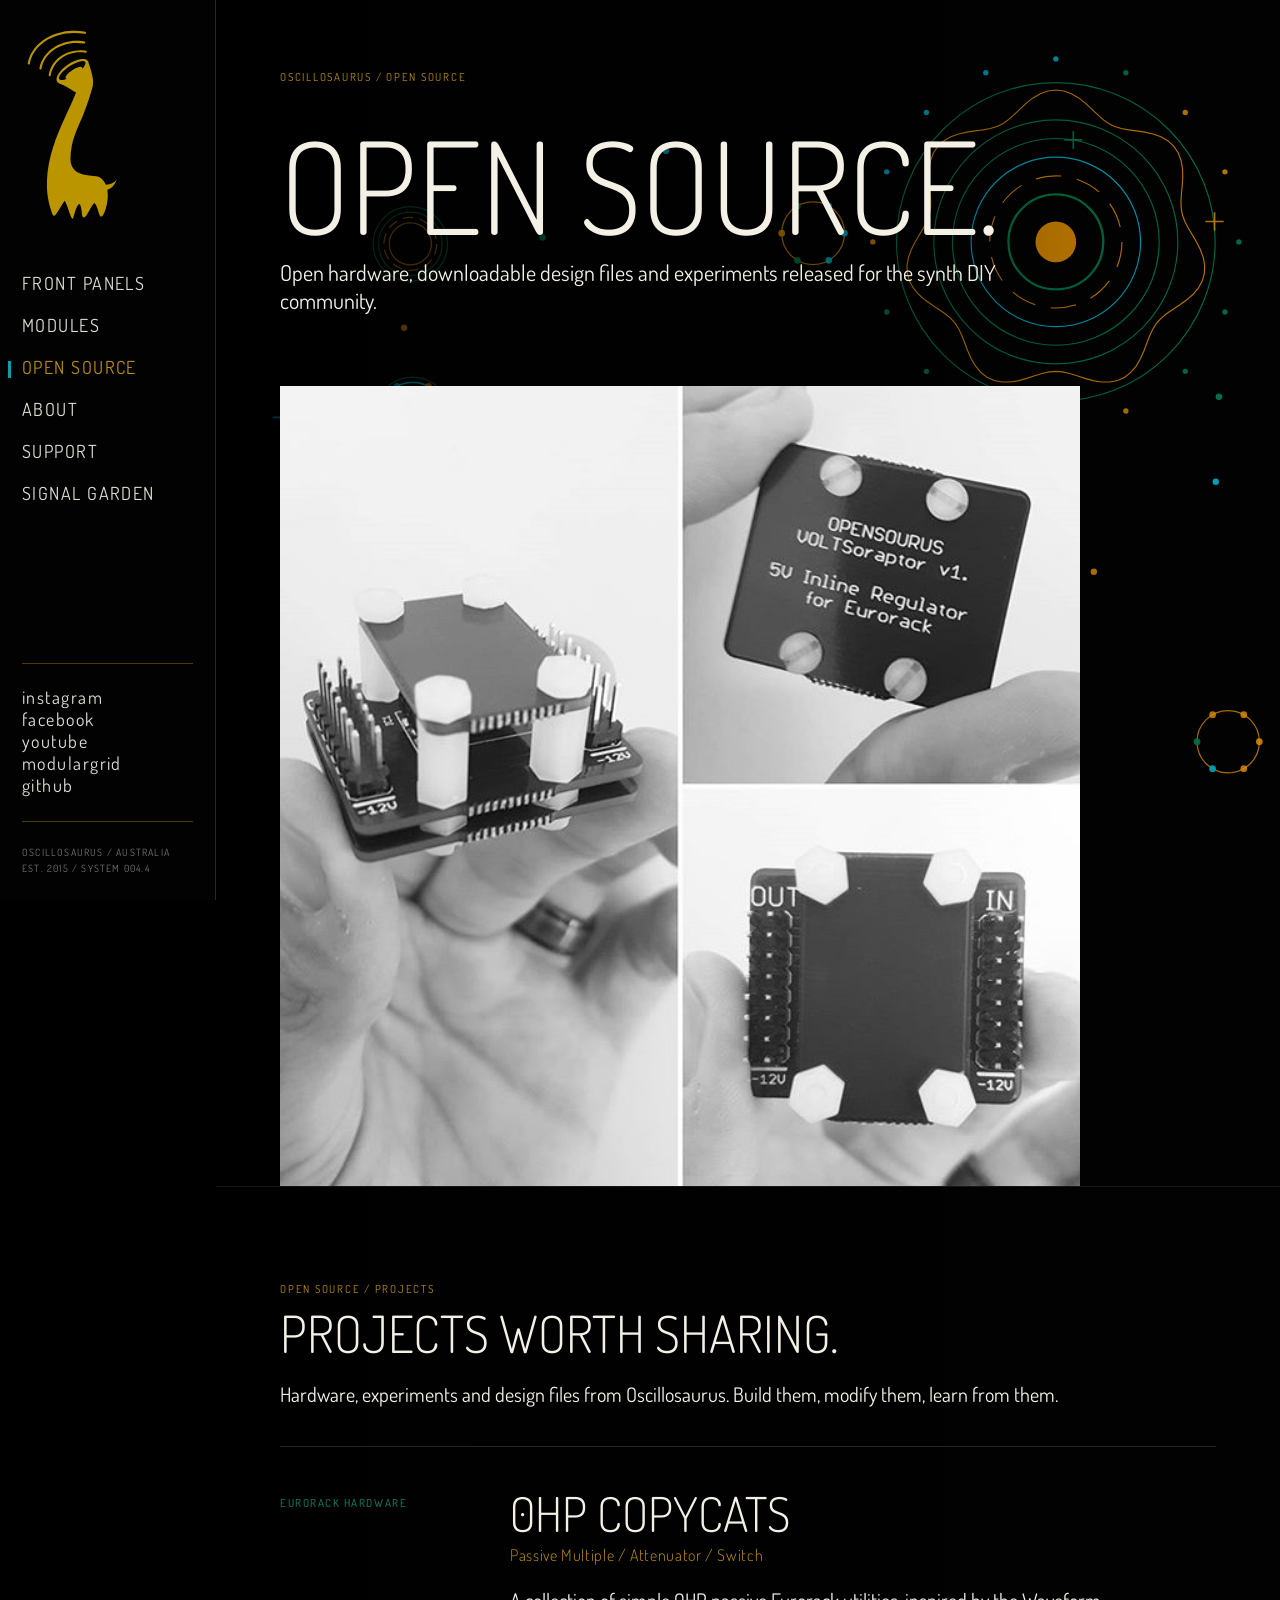
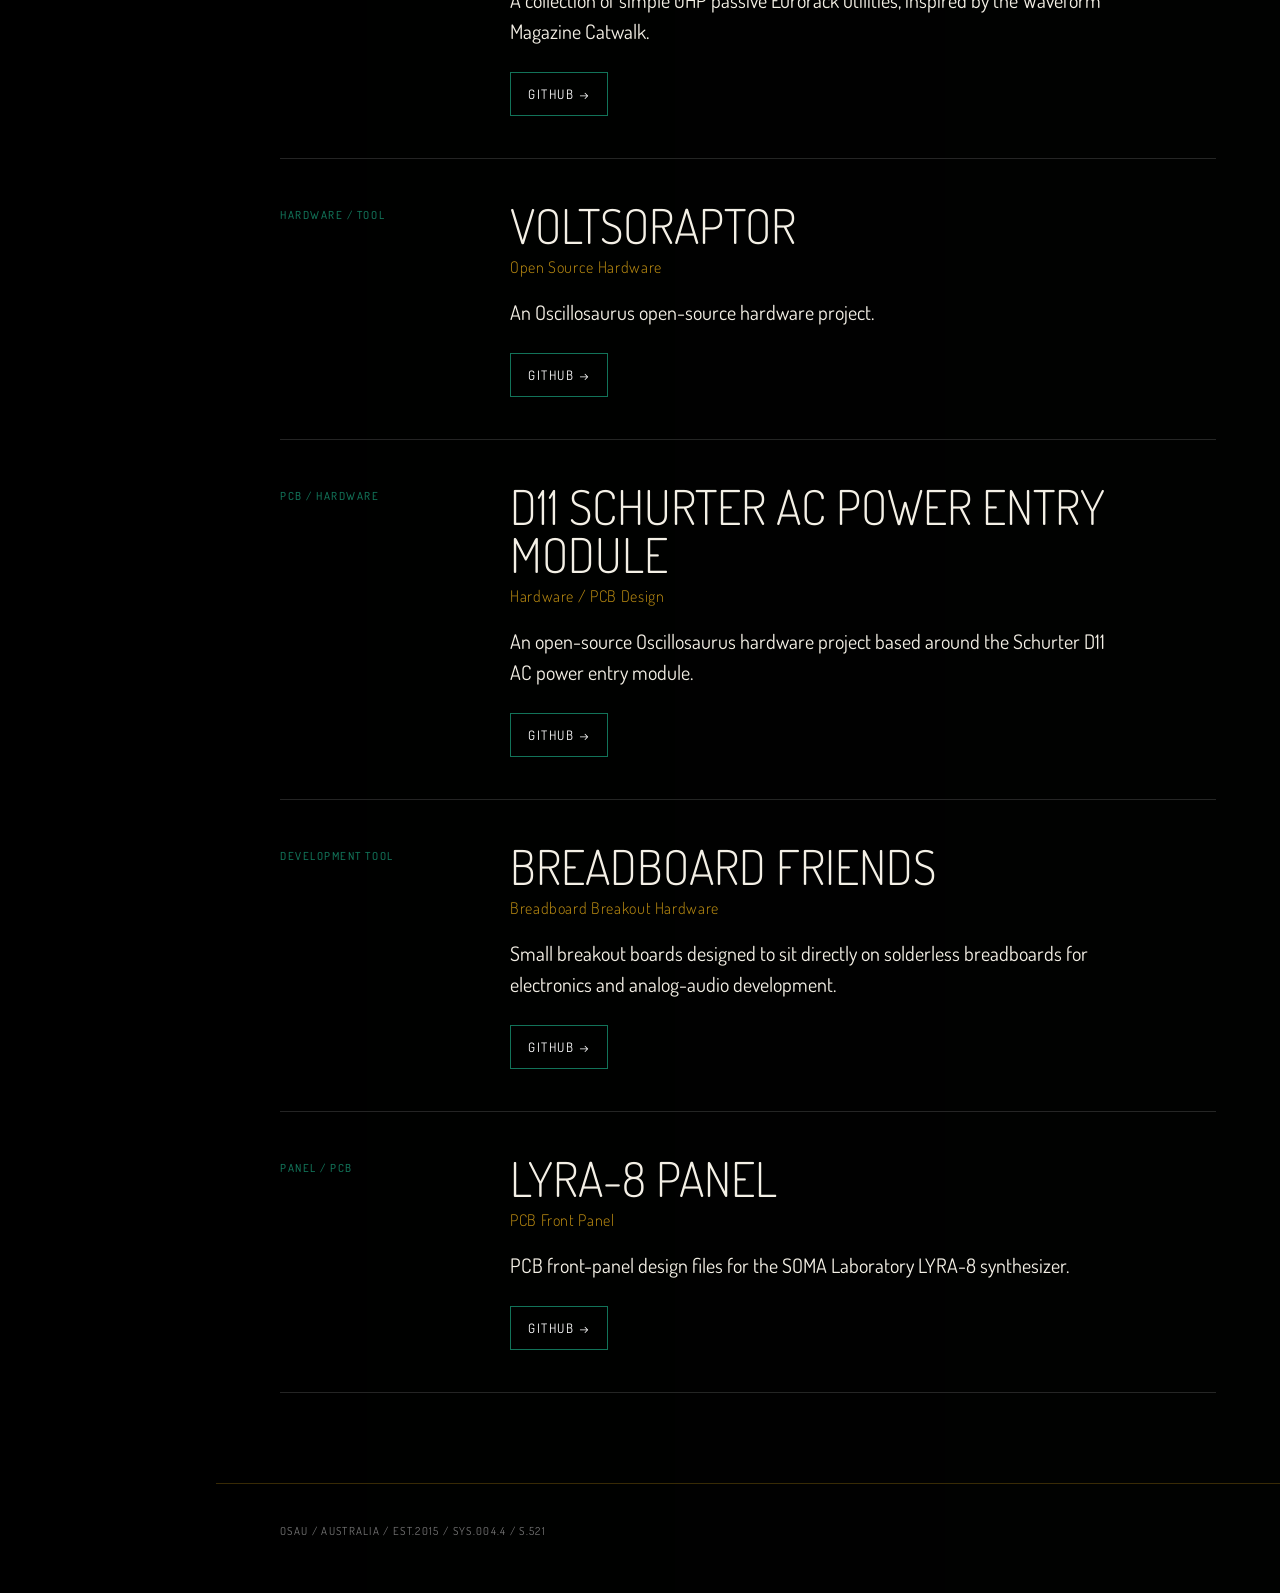
<file: opensource.html>
<!DOCTYPE html>
<!--
======================================================================
 OSCILLOSAURUS — EDITING GUIDE

 OPEN SOURCE PAGE
 EDIT HERE:
 - Page heading / introductory copy
 - Open-source project entries and descriptions
 - GitHub / documentation / download links

 SAFE RULE OF THUMB:
 Edit text between HTML tags and URLs inside href="...".
 Keep class="..." names intact unless you are changing the CSS.
 Keep the <script> tags at the bottom of the file.
======================================================================
-->
<html lang="en">
 <head>
  <meta charset="utf-8"/>
  <meta content="width=device-width,initial-scale=1" name="viewport"/>

  <meta name="description" content="Open-source Oscillosaurus synth DIY projects, documentation, schematics and technical resources.">
  <meta name="robots" content="index,follow,max-image-preview:large">
  <link rel="canonical" href="https://oscillosaurus.com/opensource.html">
  <link rel="icon" href="assets/oscillosaurus-logo.svg" type="image/svg+xml">
  <meta property="og:site_name" content="Oscillosaurus">
  <meta property="og:type" content="website">
  <meta property="og:locale" content="en_AU">
  <meta property="og:title" content="Open Source — Oscillosaurus">
  <meta property="og:description" content="Open-source Oscillosaurus synth DIY projects, documentation, schematics and technical resources.">
  <meta property="og:url" content="https://oscillosaurus.com/opensource.html">
  <meta name="twitter:card" content="summary">
  <meta name="twitter:title" content="Open Source — Oscillosaurus">
  <meta name="twitter:description" content="Open-source Oscillosaurus synth DIY projects, documentation, schematics and technical resources.">

  <title>Open Source — Oscillosaurus</title>
  <link href="css/oscillosaurus.css" rel="stylesheet"/>
  <link href="css/responsive.css" rel="stylesheet"/>
 </head>
 <body class="page-open-source">
  <!-- DESKTOP NAVIGATION — normally no editing needed -->
  <aside class="site-rail rail">
    <a class="brand-home" href="index.html">
     <img alt="Oscillosaurus" src="assets/oscillosaurus-logo.svg"/>
    </a>
    <nav class="nav">
     <a href="front-panels.html">Front Panels</a>
     <a href="modules.html">Modules</a>
     <a class="active" href="opensource.html">Open Source</a>
     <a href="about.html">About</a>
     <a href="support.html">Support</a>
     <a href="signal-garden.html">Signal Garden</a>
    </nav>
    <div class="rail-social">
     <a href="https://www.instagram.com/oscillosaurus" target="_blank" rel="noopener noreferrer">instagram</a>
     <br/>
     <a href="https://www.facebook.com/oscillosaurus" target="_blank" rel="noopener noreferrer">facebook</a>
     <br/>
     <a href="https://www.youtube.com/@oscillosaurus" target="_blank" rel="noopener noreferrer">youtube</a>
     <br/>
     <a href="https://modulargrid.net/e/vendors/view/341" target="_blank" rel="noopener noreferrer">modulargrid</a>
     <br/>
     <a href="https://github.com/oscillosaurus" target="_blank" rel="noopener noreferrer">github</a>
    </div>
    <div class="rail-meta">
     Oscillosaurus / Australia
     <br/>
     Est. 2015 / System 004.4
    </div>
   </aside>
  <!-- MOBILE HEADER / MENU BUTTON -->
  <div class="mobile-bar">
   <a href="index.html">
    <img alt="Oscillosaurus" src="assets/oscillosaurus-wordmark.svg"/>
   </a>
   <button class="menu-button">
    MENU
   </button>
  </div>
  <!-- MOBILE MENU LINKS -->
  <nav class="mobile-menu">
     <a href="front-panels.html">Front Panels</a>
     <a href="modules.html">Modules</a>
     <a class="active" href="opensource.html">Open Source</a>
     <a href="about.html">About</a>
     <a href="support.html">Support</a>
     <a href="signal-garden.html">Signal Garden</a>
    </nav>
  <!-- PAGE CONTENT STARTS HERE -->
  <main class="page">
   <!-- GENERATIVE BACKGROUND — change data-osc-seed only if desired -->
   <svg class="gen-field" data-dense="true" data-osc-seed="OSAU-OPEN-SOURCE-521">
   </svg>
   <div class="content">
    <header class="page-title veil">
     <div class="micro">
      OSCILLOSAURUS / OPEN SOURCE
     </div>
     <h1>
      Open Source.
     </h1>
     <p>
      Open hardware, downloadable design files and experiments released for the synth DIY community.
     </p>
    </header>
    
	<div class="open-source-hero-veil veil">
<div class="hero-image">
	<img
    src="assets/opensource/voltsoraptor.jpg"
    alt="Oscillosaurus VOLTSoraptor Eurorack power supply project"
	>
	</div>
</div>
	
	
	<!-- ==========================================================
     OPEN SOURCE PROJECTS
     ========================================================== -->

<section class="section veil open-source-catalogue">
  <div class="open-source-inner">


  <div class="catalogue-heading">

    <span class="micro">
      Open Source / Projects
    </span>

    <h2>
      Projects worth sharing.
    </h2>

    <p class="copy">
      Hardware, experiments and design files from Oscillosaurus.
      Build them, modify them, learn from them.
    </p>

  </div>


  <!-- 0HP COPYCATS ========================================= -->

  <div class="opensource-project">

    <div class="opensource-type">
      Eurorack Hardware
    </div>

    <div class="opensource-info">

      <h3>
        0HP Copycats
      </h3>

      <p class="opensource-subtitle">
        Passive Multiple / Attenuator / Switch
      </p>

      <p class="copy">
        A collection of simple 0HP passive Eurorack utilities,
        inspired by the Waveform Magazine Catwalk.
      </p>

      <div class="opensource-actions">
        <a class="btn opensource"
           href="https://github.com/oscillosaurus/0HP-Copycats"
           target="_blank"
           rel="noopener noreferrer">
          GitHub →
        </a>
      </div>

    </div>

  </div>


  <!-- VOLTSORAPTOR ========================================= -->

  <div class="opensource-project">

    <div class="opensource-type">
      Hardware / Tool
    </div>

    <div class="opensource-info">

      <h3>
        VOLTSoraptor
      </h3>

      <p class="opensource-subtitle">
        Open Source Hardware
      </p>

      <p class="copy">
        An Oscillosaurus open-source hardware project.
      </p>

      <div class="opensource-actions">
        <a class="btn opensource"
           href="https://github.com/oscillosaurus/VOLTSoraptor"
           target="_blank"
           rel="noopener noreferrer">
          GitHub →
        </a>
      </div>

    </div>

  </div>


  <!-- D11 SCHURTER ========================================= -->

  <div class="opensource-project">

    <div class="opensource-type">
      PCB / Hardware
    </div>

    <div class="opensource-info">

      <h3>
        D11 Schurter AC Power Entry Module
      </h3>

      <p class="opensource-subtitle">
        Hardware / PCB Design
      </p>

      <p class="copy">
        An open-source Oscillosaurus hardware project based around
        the Schurter D11 AC power entry module.
      </p>

      <div class="opensource-actions">
        <a class="btn opensource"
           href="https://github.com/oscillosaurus/D11-Schurter-AC-Power-Entry-Module"
           target="_blank"
           rel="noopener noreferrer">
          GitHub →
        </a>
      </div>

    </div>

  </div>


  <!-- BREADBOARD FRIENDS =================================== -->

  <div class="opensource-project">

    <div class="opensource-type">
      Development Tool
    </div>

    <div class="opensource-info">

      <h3>
        Breadboard Friends
      </h3>

      <p class="opensource-subtitle">
        Breadboard Breakout Hardware
      </p>

      <p class="copy">
        Small breakout boards designed to sit directly on
        solderless breadboards for electronics and analog-audio
        development.
      </p>

      <div class="opensource-actions">
        <a class="btn opensource"
           href="https://github.com/oscillosaurus/breadboard-friends"
           target="_blank"
           rel="noopener noreferrer">
          GitHub →
        </a>
      </div>

    </div>

  </div>


  <!-- LYRA-8 PANEL ========================================= -->

  <div class="opensource-project">

    <div class="opensource-type">
      Panel / PCB
    </div>

    <div class="opensource-info">

      <h3>
        LYRA-8 Panel
      </h3>

      <p class="opensource-subtitle">
        PCB Front Panel
      </p>

      <p class="copy">
        PCB front-panel design files for the
        SOMA Laboratory LYRA-8 synthesizer.
      </p>

      <div class="opensource-actions">
        <a class="btn opensource"
           href="https://github.com/oscillosaurus/LYRA-8-PANEL"
           target="_blank"
           rel="noopener noreferrer">
          GitHub →
        </a>
      </div>

    </div>

  </div>


  </div>
</section>
	
    <footer class="footer veil">
  OSAU / AUSTRALIA / EST.2015 / SYS.004.4 / <span data-footer-seed>S.—</span>
</footer>
   </div>
  </main>
  <!-- SITE JAVASCRIPT — normally do not edit -->
  <script src="js/visual-engine.js">
  </script>
 <script src="js/generative.js">
  </script>
  <script src="js/site.js">
  </script>
 </body>
</html>
</file>
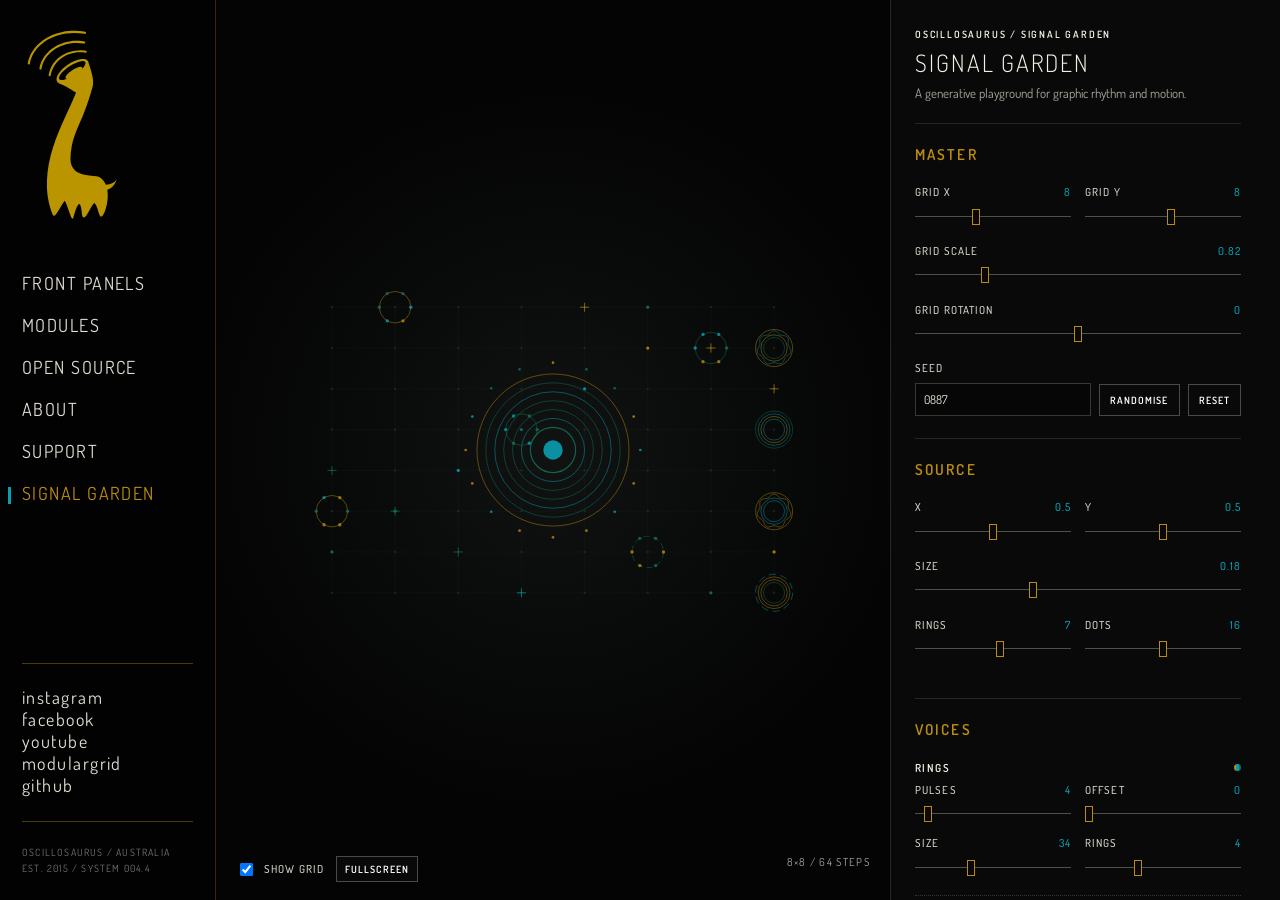
<file: signal-garden.html>
<!doctype html>
<html lang="en">
<head>
  <meta charset="utf-8">
  <meta name="viewport" content="width=device-width,initial-scale=1">

  <meta name="description" content="Signal Garden is an interactive generative playground for graphic rhythm and motion by Oscillosaurus.">
  <meta name="robots" content="index,follow,max-image-preview:large">
  <link rel="canonical" href="https://oscillosaurus.com/signal-garden.html">
  <link rel="icon" href="assets/oscillosaurus-logo.svg" type="image/svg+xml">
  <meta property="og:site_name" content="Oscillosaurus">
  <meta property="og:type" content="website">
  <meta property="og:locale" content="en_AU">
  <meta property="og:title" content="Signal Garden — Oscillosaurus">
  <meta property="og:description" content="Signal Garden is an interactive generative playground for graphic rhythm and motion by Oscillosaurus.">
  <meta property="og:url" content="https://oscillosaurus.com/signal-garden.html">
  <meta name="twitter:card" content="summary">
  <meta name="twitter:title" content="Signal Garden — Oscillosaurus">
  <meta name="twitter:description" content="Signal Garden is an interactive generative playground for graphic rhythm and motion by Oscillosaurus.">

  <title>Signal Garden — Oscillosaurus</title>
  <link rel="stylesheet" href="css/oscillosaurus.css">
  <link rel="stylesheet" href="css/responsive.css">
  <link rel="stylesheet" href="css/visualiser.css">
</head>
<body class="page-visualiser page-signal-garden">
  <div class="site">
    <!-- DESKTOP NAVIGATION — normally no editing needed -->
 <aside class="site-rail rail">
    <a class="brand-home" href="index.html">
     <img alt="Oscillosaurus" src="assets/oscillosaurus-logo.svg"/>
    </a>
    <nav class="nav">
     <a href="front-panels.html">Front Panels</a>
     <a href="modules.html">Modules</a>
     <a href="opensource.html">Open Source</a>
     <a href="about.html">About</a>
     <a href="support.html">Support</a>
     <a class="active" href="signal-garden.html">Signal Garden</a>
    </nav>
    <div class="rail-social">
     <a href="https://www.instagram.com/oscillosaurus" target="_blank" rel="noopener noreferrer">instagram</a>
     <br/>
     <a href="https://www.facebook.com/oscillosaurus" target="_blank" rel="noopener noreferrer">facebook</a>
     <br/>
     <a href="https://www.youtube.com/@oscillosaurus" target="_blank" rel="noopener noreferrer">youtube</a>
     <br/>
     <a href="https://modulargrid.net/e/vendors/view/341" target="_blank" rel="noopener noreferrer">modulargrid</a>
     <br/>
     <a href="https://github.com/oscillosaurus" target="_blank" rel="noopener noreferrer">github</a>
    </div>
    <div class="rail-meta">
     Oscillosaurus / Australia
     <br/>
     Est. 2015 / System 004.4
    </div>
   </aside>
    <!-- MOBILE HEADER / MENU BUTTON -->
 <div class="mobile-bar">
    <a class="mobile-home" href="index.html">
   <img alt="Oscillosaurus" src="assets/oscillosaurus-wordmark.svg"/>
   </a>
   <button class="menu-button">
    MENU
   </button>
  </div>
  <!-- MOBILE MENU LINKS -->
 <nav class="mobile-menu">
     <a href="front-panels.html">Front Panels</a>
     <a href="modules.html">Modules</a>
     <a href="opensource.html">Open Source</a>
     <a href="about.html">About</a>
     <a href="support.html">Support</a>
     <a class="active" href="signal-garden.html">Signal Garden</a>
    </nav>
    <div class="visualiser-shell">
      <main class="visualiser-app">
    <section class="stage">
      <svg id="art" viewBox="0 0 1200 800" aria-label="Oscillosaurus Visual Engine preview"></svg>
      <div class="stage-tools">
        <div class="stage-actions">
          <label><input id="showGrid" type="checkbox" checked> SHOW GRID</label>
          <button id="fullscreen" type="button">FULLSCREEN</button>
        </div>
        <span id="readout">8×8 / 64 STEPS</span>
      </div>
    </section>

    <aside class="panel">
      <header>
        <div class="eyebrow">OSCILLOSAURUS / SIGNAL GARDEN</div>
        <h1>SIGNAL GARDEN</h1>
        <p>A generative playground for graphic rhythm and motion.</p>
      </header>

      <section class="block">
        <h2>MASTER</h2>
        <div class="two">
          <label>GRID X <output data-out="gridX"></output><input data-p="gridX" type="range" min="3" max="16" step="1" value="8"></label>
          <label>GRID Y <output data-out="gridY"></output><input data-p="gridY" type="range" min="3" max="12" step="1" value="8"></label>
        </div>
        <label>GRID SCALE <output data-out="gridScale"></output><input data-p="gridScale" type="range" min="0.25" max="3" step="0.01" value="0.82"></label>
        <label>GRID ROTATION <output data-out="gridRotation"></output><input data-p="gridRotation" type="range" min="-45" max="45" step="1" value="0"></label>
        <div class="seedrow"><label>SEED <input id="seed" value="0887" inputmode="numeric"></label><button id="random">RANDOMISE</button><button id="reset">RESET</button></div>
      </section>

      <section class="block">
        <h2>SOURCE</h2>
        <div class="two">
          <label>X <output data-out="sourceX"></output><input data-p="sourceX" type="range" min="0" max="1" step="0.01" value="0.50"></label>
          <label>Y <output data-out="sourceY"></output><input data-p="sourceY" type="range" min="0" max="1" step="0.01" value="0.50"></label>
        </div>
        <label>SIZE <output data-out="sourceSize"></output><input data-p="sourceSize" type="range" min="0" max="0.50" step="0.01" value="0.18"></label>
        <div class="two">
          <label>RINGS <output data-out="sourceRings"></output><input data-p="sourceRings" type="range" min="1" max="12" step="1" value="7"></label>
          <label>DOTS <output data-out="sourceDots"></output><input data-p="sourceDots" type="range" min="0" max="32" step="1" value="16"></label>
        </div>
      </section>

      <section class="block">
        <h2>VOICES</h2>
        <div id="voices"></div>
      </section>

      <section class="block">
        <h2>GROOVE</h2>
        <label>TIMING <output data-out="swing"></output><input data-p="swing" type="range" min="0" max="2" step="0.01" value="0"></label>
        <label>SWING <output data-out="jitter"></output><input data-p="jitter" type="range" min="0" max="2" step="0.01" value="0"></label>
        <label>VELOCITY <output data-out="scaleJitter"></output><input data-p="scaleJitter" type="range" min="0" max="1" step="0.01" value="0"></label>
      </section>

      <section class="block">
        <h2>CHARACTER <small>ASSIGNED AT BIRTH</small></h2>
        <p class="character-note">Most rings are normal. A small, fixed minority are born GATED or WAVY. Assignment does not change when these controls move.</p>
        <div class="two">
          <label>GATE SEGMENTS <output data-out="gateSegments"></output><input data-p="gateSegments" type="range" min="2" max="32" step="1" value="10"></label>
          <label>GATE PHASE <output data-out="gatePhase"></output><input data-p="gatePhase" type="range" min="0" max="360" step="1" value="0"></label>
        </div>
        <div class="two">
          <label>WAVE FREQ <output data-out="waveFreq"></output><input data-p="waveFreq" type="range" min="1" max="16" step="1" value="7"></label>
          <label>WAVE DEPTH <output data-out="waveDepth"></output><input data-p="waveDepth" type="range" min="0" max="0.22" step="0.005" value="0.08"></label>
        </div>
        <label>WAVE PHASE <output data-out="wavePhase"></output><input data-p="wavePhase" type="range" min="0" max="360" step="1" value="0"></label>
      </section>
                  <section class="block">
        <h2>MOTION / MODULATION</h2>

        <div class="v74-transport">
          <button id="motionPlay" type="button">▶ PLAY</button>
          <button id="motionStop" type="button">■ STOP</button>
        </div>
        <div class="v7-status" id="motionStatus">STOPPED</div>

        <div class="v74-source" id="playheadSource">
          <div class="v74-source-head">
            <h3>PLAYHEAD</h3>
            <label class="v74-enable"><input id="continuousEnabled" type="checkbox" checked> ON</label>
          </div>
          <div class="v77-source-body" id="playheadBody">
            <label>DESTINATION
              <select id="continuousDestination">
              <option value="orbitPhase">ORBITS / ORBIT PHASE</option>
              <option value="gridRotation">MASTER / GRID ROTATION</option>
              <option value="gatePhase">CHARACTER / GATE PHASE</option>
              <option value="wavePhase">CHARACTER / WAVE PHASE</option>
              </select>
            </label>
            <label>SPEED
              <output id="continuousRateOut"></output>
              <input id="continuousRate" type="range" min="2" max="120" step="1" value="12">
            </label>
            <label>DIRECTION
              <select id="continuousDirection">
                <option value="forward">FORWARD</option>
                <option value="reverse">REVERSE</option>
              </select>
            </label>
          </div>
        </div>

        <div class="v74-source" id="lfo1Source">
          <div class="v74-source-head">
            <h3>LFO 1</h3>
            <label class="v74-enable"><input id="lfo1Enabled" type="checkbox" checked> ON</label>
          </div>
          <div class="v77-source-body" id="lfo1Body">
            <label>SHAPE
              <select id="lfo1Shape">
              <option value="sine">SINE</option>
              <option value="triangle">TRIANGLE</option>
              <option value="sawUp">SAW UP</option>
              <option value="sawDown">SAW DOWN</option>
              <option value="square">SQUARE</option>
              <option value="sampleHold">SAMPLE &amp; HOLD</option>
              </select>
            </label>
            <label>DESTINATION
              <select id="lfo1Destination">
              <optgroup label="CYCLIC">
                <option value="orbitPhase">ORBITS / ORBIT PHASE</option>
                <option value="gridRotation">MASTER / GRID ROTATION</option>
                <option value="gatePhase">CHARACTER / GATE PHASE</option>
                <option value="wavePhase">CHARACTER / WAVE PHASE</option>
              </optgroup>
              <optgroup label="SMOOTH">
                <option value="gridScale">MASTER / GRID SCALE</option>
                <option value="sourceX">SOURCE / X</option>
                <option value="sourceY">SOURCE / Y</option>
                <option value="sourceSize">SOURCE / SIZE</option>
                <option value="ringsSize">RINGS / SIZE</option>
                <option value="orbitsSize">ORBITS / SIZE</option>
                <option value="dotsSize">DOTS / SIZE</option>
                <option value="crossesSize">CROSSES / SIZE</option>
                <option value="scaleJitter">GROOVE / VELOCITY</option>
                <option value="swing">GROOVE / TIMING</option>
                <option value="jitter">GROOVE / SWING</option>
              </optgroup>
              </select>
            </label>
            <label id="lfo1StepsRow" hidden>S&amp;H STEPS
              <output id="lfo1StepsOut"></output>
              <input id="lfo1Steps" type="range" min="2" max="16" step="1" value="8">
            </label>
            <label>RATE
              <output id="lfo1RateOut"></output>
              <input id="lfo1Rate" type="range" min="2" max="120" step="1" value="12">
            </label>
            <label>DEPTH
              <output id="lfo1DepthOut"></output>
              <input id="lfo1Depth" type="range" min="0" max="180" step="1" value="45">
            </label>
            <label>PHASE
              <output id="lfo1PhaseOut"></output>
              <input id="lfo1Phase" type="range" min="0" max="359" step="1" value="0">
            </label>
          </div>
        </div>

        <div class="v74-source" id="lfo2Source">
          <div class="v74-source-head">
            <h3>LFO 2</h3>
            <label class="v74-enable"><input id="lfo2Enabled" type="checkbox"> ON</label>
          </div>
          <div class="v77-source-body" id="lfo2Body">
            <label>SHAPE
              <select id="lfo2Shape">
              <option value="sine">SINE</option>
              <option value="triangle">TRIANGLE</option>
              <option value="sawUp">SAW UP</option>
              <option value="sawDown">SAW DOWN</option>
              <option value="square">SQUARE</option>
              <option value="sampleHold">SAMPLE &amp; HOLD</option>
              </select>
            </label>
            <label>DESTINATION
              <select id="lfo2Destination">
              <optgroup label="CYCLIC">
                <option value="orbitPhase">ORBITS / ORBIT PHASE</option>
                <option value="gridRotation">MASTER / GRID ROTATION</option>
                <option value="gatePhase">CHARACTER / GATE PHASE</option>
                <option value="wavePhase">CHARACTER / WAVE PHASE</option>
              </optgroup>
              <optgroup label="SMOOTH">
                <option value="gridScale">MASTER / GRID SCALE</option>
                <option value="sourceX">SOURCE / X</option>
                <option value="sourceY">SOURCE / Y</option>
                <option value="sourceSize">SOURCE / SIZE</option>
                <option value="ringsSize">RINGS / SIZE</option>
                <option value="orbitsSize">ORBITS / SIZE</option>
                <option value="dotsSize">DOTS / SIZE</option>
                <option value="crossesSize">CROSSES / SIZE</option>
                <option value="scaleJitter">GROOVE / VELOCITY</option>
                <option value="swing">GROOVE / TIMING</option>
                <option value="jitter">GROOVE / SWING</option>
              </optgroup>
              </select>
            </label>
            <label id="lfo2StepsRow" hidden>S&amp;H STEPS
              <output id="lfo2StepsOut"></output>
              <input id="lfo2Steps" type="range" min="2" max="16" step="1" value="8">
            </label>
            <label>RATE
              <output id="lfo2RateOut"></output>
              <input id="lfo2Rate" type="range" min="2" max="120" step="1" value="16">
            </label>
            <label>DEPTH
              <output id="lfo2DepthOut"></output>
              <input id="lfo2Depth" type="range" min="0" max="180" step="1" value="45">
            </label>
            <label>PHASE
              <output id="lfo2PhaseOut"></output>
              <input id="lfo2Phase" type="range" min="0" max="359" step="1" value="0">
            </label>
          </div>
        </div>

        <div class="v74-source" id="lfo3Source">
          <div class="v74-source-head">
            <h3>LFO 3</h3>
            <label class="v74-enable"><input id="lfo3Enabled" type="checkbox"> ON</label>
          </div>
          <div class="v77-source-body" id="lfo3Body">
            <label>SHAPE
              <select id="lfo3Shape">
              <option value="sine">SINE</option>
              <option value="triangle">TRIANGLE</option>
              <option value="sawUp">SAW UP</option>
              <option value="sawDown">SAW DOWN</option>
              <option value="square">SQUARE</option>
              <option value="sampleHold">SAMPLE &amp; HOLD</option>
              </select>
            </label>
            <label>DESTINATION
              <select id="lfo3Destination">
              <optgroup label="CYCLIC">
                <option value="orbitPhase">ORBITS / ORBIT PHASE</option>
                <option value="gridRotation">MASTER / GRID ROTATION</option>
                <option value="gatePhase">CHARACTER / GATE PHASE</option>
                <option value="wavePhase">CHARACTER / WAVE PHASE</option>
              </optgroup>
              <optgroup label="SMOOTH">
                <option value="gridScale">MASTER / GRID SCALE</option>
                <option value="sourceX">SOURCE / X</option>
                <option value="sourceY">SOURCE / Y</option>
                <option value="sourceSize">SOURCE / SIZE</option>
                <option value="ringsSize">RINGS / SIZE</option>
                <option value="orbitsSize">ORBITS / SIZE</option>
                <option value="dotsSize">DOTS / SIZE</option>
                <option value="crossesSize">CROSSES / SIZE</option>
                <option value="scaleJitter">GROOVE / VELOCITY</option>
                <option value="swing">GROOVE / TIMING</option>
                <option value="jitter">GROOVE / SWING</option>
              </optgroup>
              </select>
            </label>
            <label id="lfo3StepsRow" hidden>S&amp;H STEPS
              <output id="lfo3StepsOut"></output>
              <input id="lfo3Steps" type="range" min="2" max="16" step="1" value="8">
            </label>
            <label>RATE
              <output id="lfo3RateOut"></output>
              <input id="lfo3Rate" type="range" min="2" max="120" step="1" value="20">
            </label>
            <label>DEPTH
              <output id="lfo3DepthOut"></output>
              <input id="lfo3Depth" type="range" min="0" max="180" step="1" value="45">
            </label>
            <label>PHASE
              <output id="lfo3PhaseOut"></output>
              <input id="lfo3Phase" type="range" min="0" max="359" step="1" value="0">
            </label>
          </div>
        </div>
      </section>

<section class="block export-block">
        <h2>EXPORT</h2>
        <label>PNG PRESET
          <select id="exportPreset">
            <option value="1920x1080">Desktop — 1920 × 1080</option>
            <option value="3840x2160">4K Desktop — 3840 × 2160</option>
            <option value="2048x2048">Square — 2048 × 2048</option>
            <option value="1440x2560">Phone — 1440 × 2560</option>
            <option value="custom">Custom</option>
          </select>
        </label>
        <div class="two custom-size" id="customSize" hidden>
          <label>WIDTH <input id="exportWidth" type="number" min="64" max="8192" step="1" value="1920"></label>
          <label>HEIGHT <input id="exportHeight" type="number" min="64" max="8192" step="1" value="1080"></label>
        </div>
        <button id="exportPng" class="export-button" type="button">EXPORT PNG</button>
      </section>

      <footer>
  OSAU / AUSTRALIA / EST.2015 / SYS.004.4 / <span data-footer-seed>S.—</span>
</footer>
    </aside>
  </main>
    </div>
  </div>
  <script src="js/site.js"></script>
  <script src="js/visualiser-engine.js"></script>
  <script src="js/visualiser-lab.js"></script>
</body>
</html>
</file>
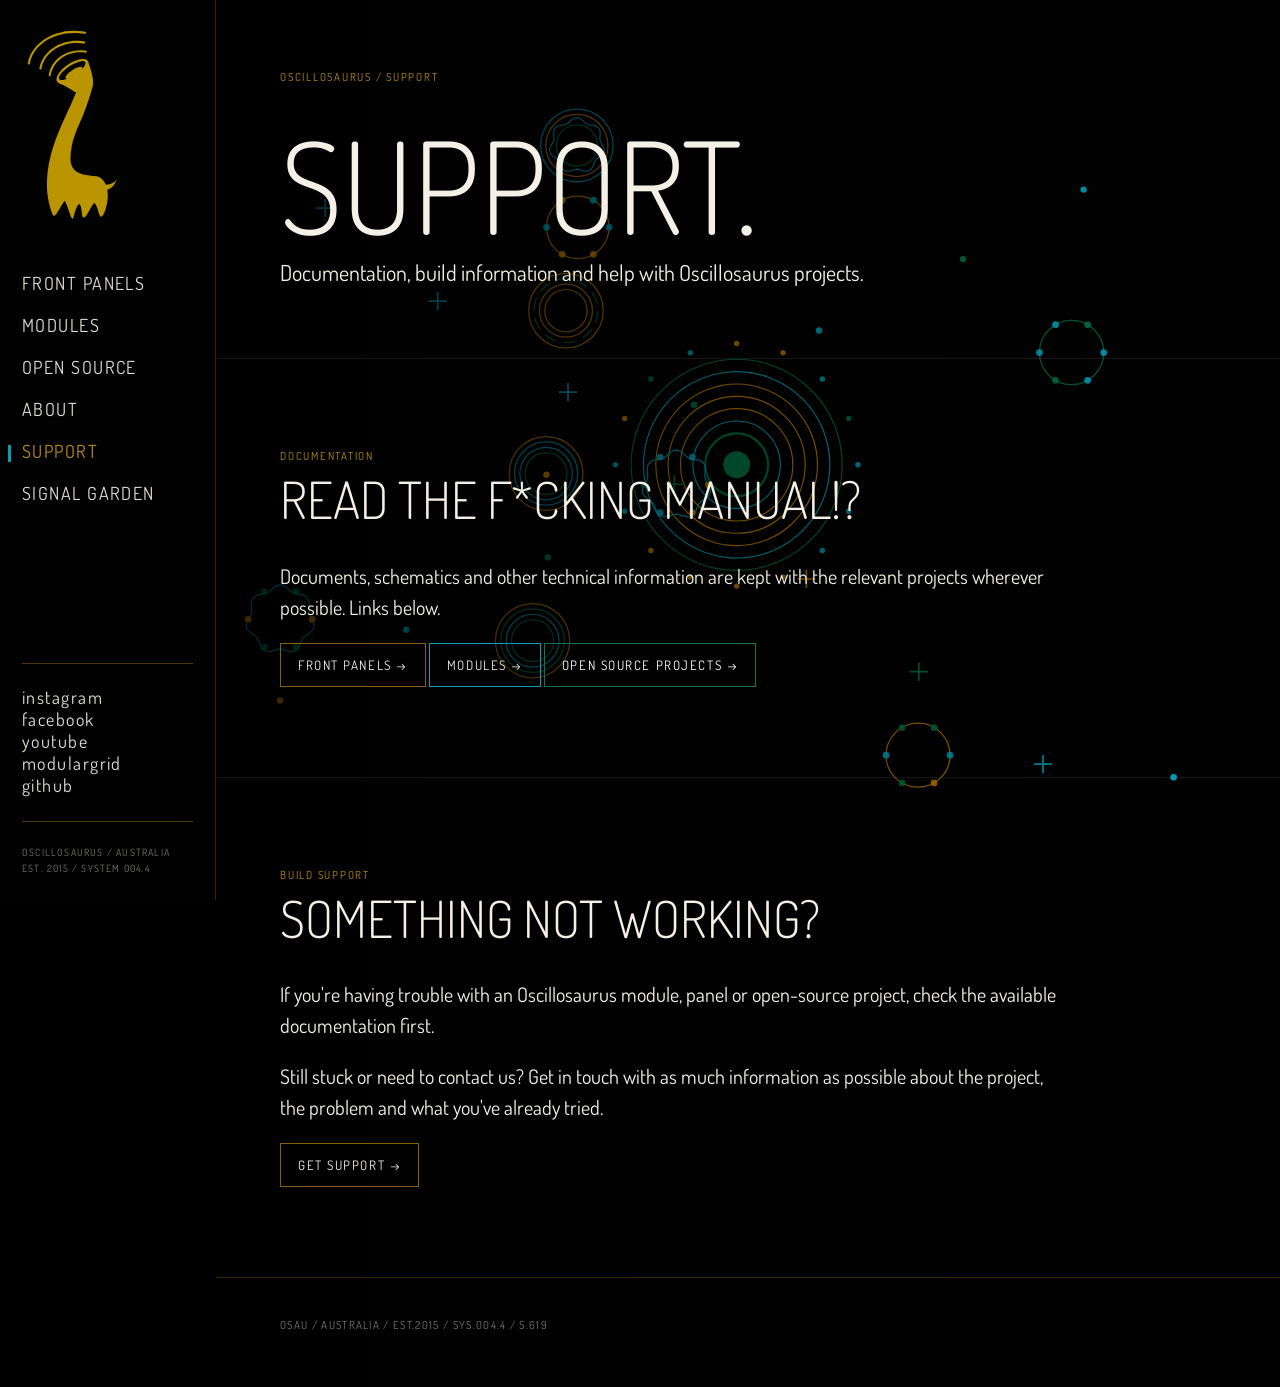
<file: support.html>
<!DOCTYPE html>

<!--
======================================================================
 OSCILLOSAURUS — EDITING GUIDE

 SUPPORT PAGE
 EDIT HERE:
 - Support headings and explanatory text
 - Documentation / contact links
 - Link labels and destinations
 The navigation and generative-art markup normally do not need editing.

 SAFE RULE OF THUMB:
 Edit text between HTML tags and URLs inside href="...".
 Keep class="..." names intact unless you are changing the CSS.
 Keep the <script> tags at the bottom of the file.
======================================================================
-->
<html lang="en">
 <head>
  <meta charset="utf-8"/>
  <meta content="width=device-width,initial-scale=1" name="viewport"/>

  <meta name="description" content="Documentation, build information and support for Oscillosaurus projects.">
  <meta name="robots" content="index,follow,max-image-preview:large">
  <link rel="canonical" href="https://oscillosaurus.com/support.html">
  <link rel="icon" href="assets/oscillosaurus-logo.svg" type="image/svg+xml">
  <meta property="og:site_name" content="Oscillosaurus">
  <meta property="og:type" content="website">
  <meta property="og:locale" content="en_AU">
  <meta property="og:title" content="Support — Oscillosaurus">
  <meta property="og:description" content="Documentation, build information and support for Oscillosaurus projects.">
  <meta property="og:url" content="https://oscillosaurus.com/support.html">
  <meta name="twitter:card" content="summary">
  <meta name="twitter:title" content="Support — Oscillosaurus">
  <meta name="twitter:description" content="Documentation, build information and support for Oscillosaurus projects.">

  <title>Support — Oscillosaurus</title>
  <link href="css/oscillosaurus.css" rel="stylesheet"/>
  <link href="css/responsive.css" rel="stylesheet"/>
 </head>
 <body class="page-support">
  <!-- DESKTOP NAVIGATION — normally no editing needed -->
 <aside class="site-rail rail">
    <a class="brand-home" href="index.html">
     <img alt="Oscillosaurus" src="assets/oscillosaurus-logo.svg"/>
    </a>
    <nav class="nav">
     <a href="front-panels.html">Front Panels</a>
     <a href="modules.html">Modules</a>
     <a href="opensource.html">Open Source</a>
     <a href="about.html">About</a>
     <a class="active" href="support.html">Support</a>
     <a href="signal-garden.html">Signal Garden</a>
    </nav>
    <div class="rail-social">
     <a href="https://www.instagram.com/oscillosaurus" target="_blank" rel="noopener noreferrer">instagram</a>
     <br/>
     <a href="https://www.facebook.com/oscillosaurus" target="_blank" rel="noopener noreferrer">facebook</a>
     <br/>
     <a href="https://www.youtube.com/@oscillosaurus" target="_blank" rel="noopener noreferrer">youtube</a>
     <br/>
     <a href="https://modulargrid.net/e/vendors/view/341" target="_blank" rel="noopener noreferrer">modulargrid</a>
     <br/>
     <a href="https://github.com/oscillosaurus" target="_blank" rel="noopener noreferrer">github</a>
    </div>
    <div class="rail-meta">
     Oscillosaurus / Australia
     <br/>
     Est. 2015 / System 004.4
    </div>
   </aside>
  <!-- MOBILE HEADER / MENU BUTTON -->
 <div class="mobile-bar">
   <a class="mobile-home" href="index.html">
   <img alt="Oscillosaurus" src="assets/oscillosaurus-wordmark.svg"/>
   </a>
   <button class="menu-button">
    MENU
   </button>
  </div>
  <!-- MOBILE MENU LINKS -->
 <nav class="mobile-menu">
     <a href="front-panels.html">Front Panels</a>
     <a href="modules.html">Modules</a>
     <a href="opensource.html">Open Source</a>
     <a href="about.html">About</a>
     <a class="active" href="support.html">Support</a>
     <a href="signal-garden.html">Signal Garden</a>
    </nav>
  <!-- PAGE CONTENT STARTS HERE -->
 <main class="page">
   <!-- GENERATIVE BACKGROUND — change data-osc-seed only if desired -->
  <svg class="gen-field" data-dense="true" data-osc-seed="OSAU-SUPPORT-619">
   </svg>
   <div class="content">
    <!-- ==========================================================
     SUPPORT
     ========================================================== -->

<header class="page-title veil">

  <div class="micro">
    OSCILLOSAURUS / SUPPORT
  </div>

  <h1>
    Support.
  </h1>

  <p>
    Documentation, build information and help with
    Oscillosaurus projects.
  </p>

</header>


<!-- DOCUMENTATION =========================================== -->

<section class="section veil">

  <div class="catalogue-heading">

    <div class="micro">
      Documentation
    </div>

    <h2>
      Read the f*cking manual!?
    </h2>

  </div>

  <p class="copy">
    Documents, schematics and other technical information are
    kept with the relevant projects wherever possible. Links below.
  </p>

  <div class="action">

    <a class="btn" href="front-panels.html">
      Front Panels →
    </a>

    <a class="btn secondary" href="modules.html">
      Modules →
    </a>

    <a class="btn opensource" href="opensource.html">
      Open Source Projects →
    </a>

  </div>

</section>


<!-- BUILD SUPPORT =========================================== -->

<section class="section veil">

  <div class="catalogue-heading">

    <div class="micro">
      Build Support
    </div>

    <h2>
      Something not working?
    </h2>

  </div>

  <p class="copy">
    If you're having trouble with an Oscillosaurus module,
    panel or open-source project, check the available
    documentation first.
  </p>

  <p class="copy">
    Still stuck or need to contact us? Get in touch with as much
    information as possible about the project, the problem and what you've
    already tried.
  </p>

  <div class="action">

    <a class="btn"
       href="mailto:contact@oscillosaurus.com">
      Get Support →
    </a>

  </div>

</section>




<footer class="footer veil">
  OSAU / AUSTRALIA / EST.2015 / SYS.004.4 / <span data-footer-seed>S.—</span>
</footer>
   </div>
  </main>
  <!-- SITE JAVASCRIPT — normally do not edit -->
 <script src="js/visual-engine.js">
  </script>
 <script src="js/generative.js">
  </script>
  <script src="js/site.js">
  </script>
 </body>
</html>
</file>
<file: css/oscillosaurus.css>
/*
===============================================================================
 OSCILLOSAURUS — MAIN STYLESHEET
 Clean canonical desktop/global styles.
===============================================================================
*/

@import url('https://fonts.googleapis.com/css2?family=Dosis:wght@300;400;500;600;700;800&display=swap');

:root {
  --veil-strength:.75;
  --black: #000;
  --ink: #080908;
  --gold: #BB8C11;
  --azure: #0A9EB0;
  --green: #127359;
  --paper: #f4f0e6;
  --muted: #aaa79d;
  --rail: 216px;
  --pad: clamp(28px, 5vw, 76px);
}

* { box-sizing: border-box; }
html { background:#000; color:var(--paper); font-family:Dosis,Arial,sans-serif; scroll-behavior:smooth; overflow-x:hidden; }
body { margin:0; background:#000; overflow-x:hidden; }
a { color:inherit; text-decoration:none; }
button { font:inherit; }
.site { min-height:100vh; }

/* DESKTOP RAIL ------------------------------------------------------------- */
.rail,
.site-rail {
  position:fixed;
  inset:0 auto 0 0;
  width:var(--rail);
  height:100vh;
  padding:24px 22px;
  z-index:100;
  overflow:hidden;
  background:#020202;
  border-right:1px solid rgba(187,140,17,.28);
  display:flex;
  flex-direction:column;
}

.brand-home {
  display:block;
  width:74px;
  margin-bottom:48px;
}

.brand-home img {
  display:block;
  width:100px;
  height:auto;
  object-fit:contain;
  filter:invert(68%) sepia(65%) saturate(875%) hue-rotate(5deg) brightness(78%);
}

.nav { display:grid; gap:20px; }

.nav a {
  position:relative;
  color:#dedbd1;
  font-size:18px;
  letter-spacing:.08em;
  text-transform:uppercase;
}

.nav a:hover,
.nav a.active { color:var(--gold); }

.nav a.active::before {
  content:"";
  position:absolute;
  left:-14px;
  top:5px;
  width:3px;
  height:17px;
  background:var(--azure);
}

.rail-social {
  margin-top:auto;
  padding-top:22px;
  border-top:1px solid rgba(187,140,17,.4);
  color:#dedbd1;
  font-size:18px;
  letter-spacing:.08em;
  text-transform:lowercase;
}

.rail-social a {
  color: inherit;
  text-decoration: none;
  transition: color .2s ease;
}

.rail-social a:hover {
  color: var(--gold);
}

.rail-meta {
  margin-top:25px;
  padding-top:22px;
  border-top:1px solid rgba(187,140,17,.4);
  color:#77756f;
  font-size:10px;
  line-height:1.6;
  letter-spacing:.12em;
  text-transform:uppercase;
}

.mobile-bar,
.mobile-menu { display:none; }

/* PAGE / ART --------------------------------------------------------------- */
.page {
  position:relative;
  width:calc(100vw - var(--rail));
  min-height:100vh;
  margin-left:var(--rail);
  overflow:hidden;
  background:#020302;
}

.gen-field {
  position:fixed;
  left:var(--rail);
  right:0;
  top:0;
  width:calc(100vw - var(--rail));
  height:100vh;
  z-index:0;
  pointer-events:none;
  opacity:1;
  filter:saturate(1.6) contrast(1.15) brightness(1.15);
}

.content { position:relative; z-index:2; }

.veil{
  width:100%;
  background:linear-gradient(
    90deg,
    rgba(0,0,0,var(--veil-strength)),
    rgba(0,0,0,calc(var(--veil-strength) * .56)) 58%,
    rgba(0,0,0,calc(var(--veil-strength) * .11))
  );
  backdrop-filter:blur(.6px);
}

/* HOME HERO --------------------------------------------------------------- */
.hero {
  min-height:92vh;
  padding:40px var(--pad) 70px;
  display:flex;
  flex-direction:column;
  justify-content:space-between;
}

.micro {
  color:var(--gold);
  font-size:11px;
  letter-spacing:.16em;
  text-transform:uppercase;
}

.wordmark {
  display:block;
  width:min(620px,100%);
  max-width:100%;
  height:auto;
  margin-top:18px;
  object-fit:contain;
  object-position:left center;
  filter:invert(68%) sepia(65%) saturate(875%) hue-rotate(5deg) brightness(78%);
}

.hero h1 {
  max-width:760px;
  margin:62px 0 28px;
  font-size:clamp(48px,5.6vw,82px);
  font-weight:300;
  line-height:.94;
  letter-spacing:.015em;
  text-transform:uppercase;
}

.hero h1 span { color:var(--gold); font-weight:400; }

.lede {
  max-width:720px;
  font-size:clamp(20px,2.2vw,30px);
  line-height:1.25;
  font-weight:300;
}

.actions { display:flex; gap:18px; flex-wrap:wrap; margin-top:34px; }

.btn {
  display:inline-flex;
  align-items:center;
  gap:14px;
  padding:13px 17px;
  border:1px solid rgba(187,140,17,.7);
  font-size:13px;
  letter-spacing:.12em;
  text-transform:uppercase;
}
.btn:hover { background:var(--gold); color:#000; } /* Front page button hover colour change --gold */

.btn.secondary { border-color:var(--azure); 
}
.btn.secondary:hover { background:var(--azure); color:#000; } /* Front page button hover colour change --azure */

.btn.opensource {
  border-color:var(--green);
  color:#fff;
}

.btn.opensource:hover {
  background:var(--green);
  color:#000; /* Front page button hover colour change --green */
}

/* SECTIONS ---------------------------------------------------------------- */
.section {
  padding:90px var(--pad);
  border-top:1px solid rgba(255,255,255,.08);
}

.section-head {
  display:grid;
  grid-template-columns:160px 1fr;
  gap:30px;
  margin-bottom:50px;
}

.section-head h2 {
  margin:0;
  font-size:clamp(44px,6vw,66px);
    font-weight:300;
  line-height:.9;
  text-transform:uppercase;
}

.section-head p {
  max-width:650px;
  margin:8px 0 0;
  color:#d0cdc4;
  font-size:20px;
}

/* HOME ROUTE CARDS — deliberately one column. */
.routes {
  display:grid;
  grid-template-columns:minmax(0,1fr);
  gap:2px;
  width:100%;
  background:rgba(187,140,17,.28);
}

.route {
  min-width:0;
  min-height:390px;
  max-width: 720px;
  padding:36px;
  background:rgba(0,0,0,.48);
  display:flex;
  flex-direction:column;
  justify-content:space-between;
}

.route:hover { background:rgba(9,11,10,.86); }
.route .num { color:var(--azure); font-size:12px; letter-spacing:.15em; }
.route h3 { margin:0; font-size:clamp(42px,5vw,72px); line-height:.9; text-transform:uppercase; }
.route p { max-width:430px; color:#bbb8af; font-size:18px; }

/* ==========================================================
   FRONT PANEL CATALOGUE
   ========================================================== */

.panel-catalogue {
  
}

.catalogue-heading {
  margin-bottom: 36px;
}

.catalogue-heading h2 {
  margin: 10px 0 18px;

  font-size: clamp(34px, 4vw, 58px);
  font-weight: 300;
  line-height: 1;

  text-transform: uppercase;
}

.catalogue-secondary {
  margin-top: 100px;
}

/* Section-level Front Panels imagery.
   Desktop aligns to the catalogue content; mobile deliberately mirrors
   the Open Source hero's 16px viewport margin. */
.panel-section-hero {
  width:100%;
  max-width:none;
  margin:0 0 42px;
}

.panel-section-hero img {
  display:block;
  width:100%;
  max-width:800px;
  height:auto;
}

@media (max-width:760px) {
  .panel-section-hero {
    width:calc(100% + 8px);
    max-width:none;
    margin:0 0 40px -4px;
  }
}


/* ----------------------------------------------------------
   PANEL LIST
   ---------------------------------------------------------- */

.panel-list {
  width: 100%;

  border-top: 1px solid rgba(187,140,17,.45);
}


/* Each catalogue row has:
   PROJECT | WIDTH | STATUS */

.panel-row {
  display: grid;

  grid-template-columns:
    minmax(0, 1fr)
    90px
    120px;

  gap: 28px;
  align-items: center;

  min-height: 58px;
  padding: 14px 4px;

  border-bottom: 1px solid rgba(255,255,255,.14);

  color: #dedbd1;

  font-size: 16px;
  letter-spacing: .025em;

  text-decoration: none;

  transition:
    color .18s ease,
    padding-left .18s ease,
    background .18s ease;
}


/* BMC project number */

.panel-row b {
  display: inline-block;

  min-width: 100px;

  color: var(--gold);

  font-weight: 500;
  letter-spacing: .06em;
}


/* ----------------------------------------------------------
   CLICKABLE ROW HOVER
   ---------------------------------------------------------- */

a.panel-row:hover {
  padding-left: 12px;

  color: var(--gold);

  background: rgba(187,140,17,.06);
}


/* Project number switches to azure on hover */

a.panel-row:hover b {
  color: var(--azure);
}


/* ----------------------------------------------------------
   COLUMN HEADINGS
   ---------------------------------------------------------- */

.panel-header {
  min-height: auto;

  padding-top: 11px;
  padding-bottom: 11px;

  color: var(--gold);

  font-size: 11px;
  font-weight: 500;

  letter-spacing: .14em;
  text-transform: uppercase;
}


/* Header isn't interactive */

.panel-header:hover {
  padding-left: 4px;

  background: transparent;
}


/* ==========================================================
   STATUS TAGS

   Change the HTML class to:

   status available
   status unavailable
   status retired
   ========================================================== */

.status {
  display: inline-block;

  padding: 5px 9px;

  border: 1px solid currentColor;

  font-size: 10px;
  font-weight: 500;
  line-height: 1;

  letter-spacing: .1em;
  text-transform: uppercase;

  white-space: nowrap;
}


/* AVAILABLE
   Currently available */

.status.available {
  color: var(--green);
  background: rgba(18,115,89,.12);
}


/* UNAVAILABLE
   Temporarily unavailable / may return */

.status.unavailable {
  color: #D98E18;
  background: rgba(217,142,24,.12);
}


/* RETIRED
   Permanently discontinued */

.status.retired {
  color: #C94B45;
  background: rgba(201,75,69,.12);
}


/* ==========================================================
   MOBILE
   ========================================================== */

@media (max-width: 760px) {

  .panel-catalogue {
    width: 100%;
  }


  /* Keep all three pieces of information visible.
     Project gets the remaining space. */

  .panel-row {
    grid-template-columns:
      minmax(0, 1fr)
      48px
      auto;

    gap: 10px;

    min-height: 58px;

    padding: 12px 0;

    font-size: 14px;
  }


  /* Put the BMC number above the product name.
     This makes long names much easier to fit. */

  .panel-row b {
    display: block;

    min-width: 0;

    margin-bottom: 3px;

    font-size: 10px;
  }


  /* Slightly smaller status labels */

  .status {
    padding: 4px 6px;

    font-size: 8px;

    letter-spacing: .07em;
  }


  /* Smaller column headings */

  .panel-header {
    font-size: 9px;
  }


  /* Reduce hover movement on smaller screens */

  a.panel-row:hover {
    padding-left: 5px;
  }


  /* Less separation between catalogue groups */

  .catalogue-secondary {
    margin-top: 70px;
  }

}

/* INNER PAGE TITLES ------------------------------------------------------- */
.page-title { padding:70px var(--pad) 50px; }

.page-title h1 {
  margin:50px 0 20px;
  font-size:clamp(70px,10vw,140px);
  font-weight:300;
  line-height:.8;
  text-transform:uppercase;
}

.page-title p { max-width:760px; font-size:22px; }

/* GENERAL CARDS ----------------------------------------------------------- */
.cards {
  display:grid;
  grid-template-columns:repeat(2,minmax(0,1fr));
  gap:2px;
  /* width:100%; */
  max-width:620px;
  background:rgba(187,140,17,.25);
}

/* ==========================================================
   HERO IMAGE
   Reusable editorial feature image
   ========================================================== */

.hero-image {
  width:100%;
  /* margin:40px 0 60px;*/
  padding-left:clamp(30px, 5vw, 80px);
}

.hero-image img {
  display:block;
  width:100%;
  max-width:800px;
  height:auto;
}

.hero-image figcaption {
  max-width:800px;
  margin-top:10px;
  color:var(--muted);
  font-size:11px;
  letter-spacing:.08em;
}


/* MOBILE */

@media (max-width:760px) {

  .hero-image {
    width:calc(100% - 32px);
    margin:28px 16px 40px;
    padding-left:0;
  }

  .hero-image img {
    width:100%;
    max-width:none;
    height:auto;
  }

}

/* Front Panels only: one column. Other pages retain their own card layout. */
.page-front-panels .cards {
  grid-template-columns:minmax(0,1fr);
}

.card {
  min-width:0;
  min-height:260px;
  max-width:620px;
  padding:34px;
  background:rgba(0,0,0,.50);
  display:flex;
  flex-direction:column;
}

.card .tag { color:var(--azure); font-size:10px; letter-spacing:.15em; }
.card h2 { margin:35px 0 12px; font-size:36px; line-height:1; text-transform:uppercase; }
.card p { color:#bbb8af; font-size:17px; }
.card .card-foot { margin-top:auto; padding-top:25px; color:var(--gold); font-size:12px; letter-spacing:.12em; }

/* MODULE SHOWCASE --------------------------------------------------------- */

.module-showcase {
  min-height: 620px;
}

.module-meta {
  display:flex;
  align-items:center;
  gap:16px;
  flex-wrap:wrap;
  margin-bottom:45px;
}

.module-showcase-grid {
  display:grid;
  grid-template-columns:minmax(0,1fr) minmax(320px,.8fr);
  gap:70px;
  align-items:center;
}

.module-info h2 {
  margin:0 0 18px;
  font-size:clamp(58px,7vw,105px);
  font-weight:300;
  line-height:.85;
  text-transform:uppercase;
}

.module-type {
  margin:0 0 30px;
  color:var(--gold);
  font-size:20px;
  font-weight:300;
  letter-spacing:.04em;
}

.module-info .btn {
  margin-top:25px;
}


/* MODULE PRODUCT IMAGE */

.module-image {
  display:flex;
  align-items:center;
  justify-content:flex-start;
  width:100%;
}

.module-image img {
  display:block;
  width:100%;
  max-width:500px;
  height:auto;
}


/* MOBILE */

@media (max-width:760px) {

  .module-showcase {
    min-height:0;
  }

  .module-showcase-grid {
    grid-template-columns:1fr;
    gap:40px;
  }

  .module-info h2 {
    font-size:clamp(50px,16vw,80px);
  }

  .module-art {
    min-height:300px;
  }

}

/* ABOUT ----------------------------------------------------- */

.about-timeline {
  width:100%;
  max-width:900px;
  margin-top:50px;
  border-top:1px solid rgba(187,140,17,.45);
}

.about-event {
  display:grid;
  grid-template-columns:150px minmax(0,1fr);
  gap:40px;

  padding:30px 0;

  border-bottom:1px solid rgba(255,255,255,.14);
}

.about-year {
  color:var(--gold);

  font-size:14px;
  font-weight:500;
  letter-spacing:.12em;
}

.about-event-content h3 {
  margin:0 0 10px;

  font-size:26px;
  font-weight:300;
  text-transform:uppercase;
}

.about-event-content .copy {
  margin:0;
}


/* MOBILE */

@media (max-width:760px) {

  .about-event {
    grid-template-columns:1fr;
    gap:10px;

    padding:24px 0;
  }

  .about-event-content h3 {
    font-size:22px;
  }

}

/* ==========================================================
   OPEN SOURCE
   ========================================================== */

.open-source-catalogue {
  width:100%;
  max-width:none;
}

.open-source-inner {
  width:100%;
  max-width:1000px;
  margin-left:0;
  margin-right:auto;
}

.opensource-project {
  display:grid;
  grid-template-columns:180px minmax(0,1fr);
  gap:50px;

  padding:42px 0;

  border-top:1px solid rgba(255,255,255,.14);
}

.opensource-project:last-child {
  border-bottom:1px solid rgba(255,255,255,.14);
}

.opensource-type {
  padding-top:7px;

  color:var(--green);

  font-size:11px;
  font-weight:500;
  letter-spacing:.14em;
  text-transform:uppercase;
}

.opensource-info h3 {
  margin:0 0 8px;

  font-size:clamp(30px,4vw,48px);
  font-weight:300;
  line-height:1;
  text-transform:uppercase;
}

.opensource-subtitle {
  margin:0 0 20px;

  color:var(--gold);

  font-size:16px;
  font-weight:300;
  letter-spacing:.04em;
}

.opensource-info .copy {
  max-width:620px;
}

.opensource-actions {
  display:flex;
  gap:12px;
  flex-wrap:wrap;

  margin-top:25px;
}


/* MOBILE */

@media (max-width:760px) {

  .opensource-project {
    grid-template-columns:1fr;
    gap:12px;

    padding:30px 0;
  }

  .opensource-type {
    padding-top:0;
  }

  .opensource-info h3 {
    font-size:32px;
  }

}



/* PRODUCT PAGE ------------------------------------------------------------ */
.product-hero {
  min-height:76vh;
  padding:65px var(--pad);
  display:grid;
  grid-template-columns:1.15fr .85fr;
  gap:50px;
  align-items:end;
}

.product-hero h1 {
  margin:28px 0;
  font-size:clamp(65px,8vw,118px);
  font-weight:300;
  line-height:.82;
  text-transform:uppercase;
}

.product-art {
  position:relative;
  min-height:460px;
  overflow:hidden;
  border:1px solid rgba(187,140,17,.35);
  background:rgba(0,0,0,.10);
}

.product-art::after {
  content:"BMC003 / SEED 137";
  position:absolute;
  right:16px;
  bottom:14px;
  color:var(--gold);
  font-size:10px;
  letter-spacing:.14em;
}

/* BMC003 metadata: deliberately one vertical column. */
.page-bmc003 .spec-grid {
  display:grid;
  grid-template-columns:minmax(0,1fr);
  max-width:620px;
  border-top:1px solid rgba(255,255,255,.14);
  border-left:1px solid rgba(255,255,255,.14);
}

.spec {
  padding:24px;
  border-right:1px solid rgba(255,255,255,.14);
  border-bottom:1px solid rgba(255,255,255,.14);
  background:rgba(0,0,0,.46);
}

.spec b {
  display:block;
  margin-bottom:9px;
  color:var(--gold);
  font-size:10px;
  letter-spacing:.12em;
  text-transform:uppercase;
}

.spec span { font-size:19px; }

.copy {
  max-width:780px;
  font-size:20px;
  line-height:1.55;
}

.vendor {
  max-width:620px;
  margin-top:45px;
  padding:28px;
  border:1px solid rgba(187,140,17,.5);
  background:rgba(0,0,0,.54);
}

.vendor h3 {
  margin:0 0 18px;
  color:var(--gold);
  font-size:13px;
  letter-spacing:.13em;
}

.vendor a {
  display:flex;
  justify-content:space-between;
  padding:15px 0;
  border-top:1px solid rgba(255,255,255,.12);
  font-size:20px;
}

.vendor small {
  display:block;
  margin-top:18px;
  color:#888;
  font-size:12px;
}

.footer {
  padding:40px var(--pad) 55px;
  border-top:1px solid rgba(187,140,17,.3);
  color:#777;
  font-size:11px;
  letter-spacing:.12em;
  text-transform:uppercase;
}




/* ==========================================================================
   4.18 GLOBAL VEIL SYSTEM
   Veil-bearing sections span the full content width. Width constraints live
   on inner content wrappers so opacity/gradient read consistently site-wide.
   ========================================================================== */

.veil-inner{
  width:100%;
  max-width:1100px;
  margin-left:0;
  margin-right:auto;
}

.section.veil,
.page-title.veil,
.hero.veil,
.footer.veil{
  width:100%;
  max-width:none;
}


/* ==========================================================================
   4.27 OPEN SOURCE HERO VEIL
   The hero image keeps its original width/alignment. Only the veil spans the
   full page-content width.
   ========================================================================== */
.open-source-hero-veil{
  width:100%;
  max-width:none;
}


/* ==========================================================================
   4.28 GLOBAL PAGE MICRO + FOOTER CODEX
   Page-level naming follows OSCILLOSAURUS / WHATEVER.
   Footer copy is one shared system/codex line across the site.
   ========================================================================== */
.footer{
  letter-spacing:.12em;
}
</file>
<file: css/responsive.css>
/*
===============================================================================
 OSCILLOSAURUS — RESPONSIVE / MOBILE
 Breakpoint: 760px.
===============================================================================
*/

@media (max-width:760px) {
  :root {
    --rail:0px;
    --pad:20px;
  }

  .rail,
  .site-rail { display:none; }

  .mobile-bar {
    display:flex;
    position:fixed;
    z-index:1000;
    top:0;
    left:0;
    right:0;
    height:68px;
    padding:14px 18px;
    align-items:center;
    justify-content:space-between;
    background:#000;
    border-bottom:1px solid rgba(187,140,17,.55);
  }

  .mobile-bar img {
    display:block;
    width:min(210px,58vw);
    height:auto;
    max-height:38px;
    object-fit:contain;
    object-position:left center;
    filter:invert(68%) sepia(65%) saturate(875%) hue-rotate(5deg) brightness(78%);
  }

  .menu-button {
    display:block;
    appearance:none;
    padding:8px 10px;
    border:1px solid var(--gold);
    background:transparent;
    color:var(--paper);
    cursor:pointer;
    font:500 14px Dosis,Arial,sans-serif;
    letter-spacing:.12em;
  }

  .mobile-menu {
    display:none;
    position:fixed;
    z-index:999;
    top:68px;
    left:0;
    right:0;
    bottom:0;
    padding:34px 24px;
    background:rgba(0,0,0,.97);
    flex-direction:column;
  }

  .mobile-menu.open { display:flex; }

  .mobile-menu a {
    display:block;
    padding:15px 0;
    border-bottom:1px solid rgba(187,140,17,.28);
    color:var(--paper);
    font:400 26px Dosis,Arial,sans-serif;
    letter-spacing:.06em;
    text-transform:uppercase;
  }

  .page {
    width:100%;
    margin-left:0;
    padding-top:68px;
  }

  .gen-field {
    left:0;
    width:100vw;
  }

  .hero {
    min-height:calc(100vh - 68px);
    padding:44px var(--pad) 58px;
  }

  /* Mobile banner already contains the wordmark. */
  .hero .wordmark,
  .hero .micro { display:none; }

  .hero h1 {
    max-width:100%;
    margin:0 0 24px;
    font-size:clamp(44px,10.5vw,68px);
    line-height:.98;
    letter-spacing:.01em;
  }

  .section,
  .page-title,
  .product-hero {
    padding-left:var(--pad);
    padding-right:var(--pad);
  }

  /* Keep long single-word page titles inside narrow mobile viewports.
     The desktop rule has a 70px minimum, which can overflow on phones. */
  .page-title h1 {
    max-width:100%;
    font-size:clamp(40px,12vw,70px);
    line-height:.88;
  }

  .section-head {
    grid-template-columns:1fr;
    gap:18px;
  }

  .routes,
  .cards {
    grid-template-columns:minmax(0,1fr);
  }

  .route {
    width:100%;
    min-width:0;
    min-height:310px;
    margin:0;
    padding:36px;
  }

  .card {
    width:100%;
    min-width:0;
    margin:0;
    padding:34px;
  }

  .item {
    grid-template-columns:90px 1fr 60px;
  }

  .item .status { display:none; }

  .product-hero {
    grid-template-columns:1fr;
  }

  .product-art { min-height:360px; }

  .page-bmc003 .spec-grid {
    grid-template-columns:minmax(0,1fr);
  }
}

@media (max-width:520px) {
  .item {
    grid-template-columns:1fr 60px;
    gap:6px;
  }

  .item .code { grid-column:1 / -1; }
}
</file>
<file: css/visualiser.css>
/* Oscillosaurus public Visualiser — integrated v7.15 Lab */
:root{--black:#000;--ink:#080908;--gold:#BB8C11;--azure:#0A9EB0;--green:#127359;--paper:#f4f0e6;--muted:#aaa79d}
*{box-sizing:border-box}html,body{margin:0;background:#000;color:var(--paper);font-family:"Dosis","Arial Narrow",Arial,sans-serif}
body{min-height:100vh}.app{display:grid;grid-template-columns:minmax(0,1fr) 390px;min-height:100vh}
.stage{position:sticky;top:0;height:100vh;background:radial-gradient(circle at 50% 50%,#101312,#030403 65%);overflow:hidden}
#art{width:100%;height:100%;display:block}.stage-tools{position:absolute;left:20px;bottom:18px;right:20px;display:flex;justify-content:space-between;font:11px/1.2 ui-monospace,SFMono-Regular,Consolas,monospace;letter-spacing:.12em;color:#aaa79d}
.stage-tools label{display:flex;gap:8px;align-items:center}.panel{border-left:1px solid #242824;background:#080908;padding:28px 24px 60px;overflow:auto}
header{padding-bottom:22px;border-bottom:1px solid #242824}.eyebrow,h2,footer{font:10px/1.2 ui-monospace,SFMono-Regular,Consolas,monospace;letter-spacing:.18em}
h1{font-size:24px;font-weight:300;letter-spacing:.08em;margin:7px 0}h1 b{color:var(--gold);font-weight:400}header p{color:var(--muted);font-size:13px;margin:0}
.block{padding:22px 0;border-bottom:1px solid #242824}h2{color:var(--gold);margin:0 0 18px}.two{display:grid;grid-template-columns:1fr 1fr;gap:14px}
label{display:block;font:10px/1.35 ui-monospace,SFMono-Regular,Consolas,monospace;letter-spacing:.08em;color:#d7d3c9;margin:0 0 15px}
output{float:right;color:var(--azure)}input[type=range]{appearance:none;width:100%;height:18px;background:transparent;margin:7px 0 0}
input[type=range]::-webkit-slider-runnable-track{height:1px;background:#4b504b}
input[type=range]::-webkit-slider-thumb{appearance:none;width:8px;height:16px;margin-top:-7px;border:1px solid var(--gold);background:#080908}
input[type=range]::-moz-range-track{height:1px;background:#4b504b}input[type=range]::-moz-range-thumb{width:8px;height:16px;border-radius:0;border:1px solid var(--gold);background:#080908}
.seedrow{display:grid;grid-template-columns:1fr auto auto;gap:8px;align-items:end}.seedrow label{margin:0}.seedrow input{width:100%;margin-top:7px;background:#050605;border:1px solid #343934;color:var(--paper);padding:8px;font:12px ui-monospace,monospace}
button{border:1px solid #454b45;background:#080908;color:#fff;padding:9px 10px;font:9px ui-monospace,monospace;letter-spacing:.08em;text-transform:uppercase;cursor:pointer}button:hover{border-color:var(--gold);color:var(--gold)}
.voice{padding:13px 0 5px;border-top:1px dotted #303530}.voice:first-child{border-top:0;padding-top:0}.voice-head{display:flex;justify-content:space-between;align-items:center;margin-bottom:8px}.voice-name{font:11px ui-monospace,monospace;letter-spacing:.13em}.voice-dot{width:7px;height:7px;border-radius:50%}.voice .two label{margin-bottom:10px}
footer{color:#777b76;padding-top:22px}
@media(max-width:900px){.app{grid-template-columns:1fr}.stage{position:relative;height:62vh}.panel{border-left:0;border-top:1px solid #242824}}

h2 small{font-size:8px;color:#777b76;letter-spacing:.12em;margin-left:6px}.character-note{font:10px/1.55 ui-monospace,SFMono-Regular,Consolas,monospace;color:#777b76;margin:-7px 0 18px}
.voice-dot{background:linear-gradient(90deg,var(--gold) 0 33%,var(--azure) 33% 66%,var(--green) 66% 100%)}

.stage-actions{display:flex;align-items:center;gap:12px}.stage-actions label{margin:0}
.stage-tools button{padding:6px 8px}
body.art-fullscreen .app{display:block}
body.art-fullscreen .panel{display:none}
body.art-fullscreen .stage{position:fixed;inset:0;width:100vw;height:100vh;z-index:9999}
body.art-fullscreen .stage-tools{
  display:flex;
  left:auto;
  right:18px;
  bottom:auto;
  top:18px;
  z-index:10001;
}
body.art-fullscreen .stage-tools label,
body.art-fullscreen .stage-tools #readout{
  display:none;
}
body.art-fullscreen .stage-actions{
  display:flex;
}
body.art-fullscreen #fullscreen{
  display:inline-flex;
  border-color:rgba(187,140,17,.7);
  background:rgba(8,9,8,.88);
  color:#f4f0e6;
  padding:8px 10px;
}
select,input[type=number]{width:100%;margin-top:7px;background:#050605;border:1px solid #343934;color:var(--paper);padding:8px;font:12px ui-monospace,monospace}
.export-button{width:100%;border-color:rgba(187,140,17,.7);padding:11px}.export-button:hover{background:var(--gold);color:#000}
.custom-size[hidden]{display:none}

.transport{display:grid;grid-template-columns:1fr 1fr;gap:10px;align-items:end;margin-bottom:18px}.transport label{margin:0}
.lfo{border-top:1px dotted #303530;padding:16px 0 4px}.lfo:first-child{border-top:0}
.lfo-title{display:flex;justify-content:space-between;align-items:center;margin-bottom:12px;font:11px ui-monospace,monospace;letter-spacing:.13em}
.lfo-led{width:7px;height:7px;border-radius:50%;background:var(--green);opacity:.25}
.lfo.active .lfo-led{opacity:1}
.lfo select{margin-bottom:10px}
.routes{margin-top:8px}.route-row{display:grid;grid-template-columns:minmax(0,1fr) 80px 24px;gap:6px;align-items:center;margin:6px 0}
.route-row select,.route-row input{margin:0}.route-row button{padding:6px 0}
.add-route{width:100%;margin-top:8px;border-style:dashed}

/* v4.1 navigation hierarchy */
.block>h2{font-size:16px;line-height:1.15;letter-spacing:.14em;margin-bottom:22px}
.lfo-title{font-size:14px;line-height:1.2;letter-spacing:.15em;margin-bottom:16px}
.free-rate{width:100%}


/* v7.0 — intentionally minimal continuous motion proof */
@keyframes v7-orbit-spin {
  from { transform: rotate(0deg); }
  to   { transform: rotate(360deg); }
}

.v7-orbit-spin {
  transform-box: view-box;
  animation-name: v7-orbit-spin;
  animation-duration: var(--v7-duration, 12s);
  animation-timing-function: linear;
  animation-iteration-count: infinite;
}

.v7-orbit-reverse {
  animation-direction: reverse;
}

.v7-note {
  margin:0 0 18px;
  color:#8b8e89;
  font-size:12px;
  line-height:1.45;
}

.v7-status {
  margin-top:12px;
  padding:8px 10px;
  border:1px solid #29302b;
  color:var(--green);
  font:10px ui-monospace,monospace;
  letter-spacing:.1em;
}

#continuousPlay {
  width:100%;
  margin-top:10px;
}


@keyframes v71-dash-cycle {
  from { stroke-dashoffset: var(--v71-dash-from, 0); }
  to   { stroke-dashoffset: var(--v71-dash-to, 0); }
}

.v71-rotate-spin {
  transform-box:view-box;
  animation-name:v7-orbit-spin;
  animation-duration:var(--v7-duration,12s);
  animation-timing-function:linear;
  animation-iteration-count:infinite;
}

.v71-dash-spin {
  animation-name:v71-dash-cycle;
  animation-duration:var(--v7-duration,12s);
  animation-timing-function:linear;
  animation-iteration-count:infinite;
}

.v71-reverse {
  animation-direction:reverse;
}


/* v7.3 — LFO 1 shell. The sampled SINE keyframes are generated once
   whenever Depth changes; the browser owns interpolation and playback. */
.v73-lfo-sine {
  transform-box:view-box;
  animation-name:v73-lfo-sine;
  animation-duration:var(--v73-lfo-duration,12s);
  animation-delay:var(--v73-lfo-delay,0s);
  animation-timing-function:linear;
  animation-iteration-count:infinite;
}

#lfo1Play {
  width:100%;
  margin-top:10px;
}


/* v7.4 — shared transport + structurally additive motion sources */
.v74-transport{
  display:grid;
  grid-template-columns:1fr 1fr;
  gap:8px;
  margin:0 0 10px;
}
.v74-transport button{width:100%}

.v74-source{
  margin-top:18px;
  padding-top:16px;
  border-top:1px solid #242925;
}
.v74-source-head{
  display:flex;
  align-items:center;
  justify-content:space-between;
  gap:12px;
  margin-bottom:12px;
}
.v74-source-head h3{
  margin:0;
  font-size:12px;
  font-weight:600;
  letter-spacing:.12em;
}
.v74-enable{
  display:flex!important;
  flex-direction:row!important;
  align-items:center;
  gap:6px;
  width:auto!important;
  font-size:10px;
}
.v74-enable input{width:auto!important;margin:0}

/* Known-good literal continuous turn. */
@keyframes v74-cont-rotate{
  from{transform:rotate(0deg)}
  to{transform:rotate(360deg)}
}
.v74-cont-rotate{
  transform-box:view-box;
  animation-name:v74-cont-rotate;
  animation-duration:var(--v74-cont-duration,12s);
  animation-delay:var(--v74-cont-delay,0s);
  animation-timing-function:linear;
  animation-iteration-count:infinite;
}
.v74-cont-reverse{animation-direction:reverse}

/* Gate phase retains its own non-transform property animation. */
@keyframes v74-cont-dash{
  from{stroke-dashoffset:var(--v74-dash-from,0)}
  to{stroke-dashoffset:var(--v74-dash-to,0)}
}
.v74-cont-dash{
  animation-name:v74-cont-dash;
  animation-duration:var(--v74-cont-duration,12s);
  animation-delay:var(--v74-cont-delay,0s);
  animation-timing-function:linear;
  animation-iteration-count:infinite;
}

/* LFO 1 keyframes are injected by JS. This class only owns playback. */
.v74-lfo1-sine{
  transform-box:view-box;
  animation-name:v74-lfo1-sine;
  animation-duration:var(--v74-lfo1-duration,12s);
  animation-delay:var(--v74-lfo1-delay,0s);
  animation-timing-function:linear;
  animation-iteration-count:infinite;
}


/* v7.6 — LFO waveform selector; browser still owns every animation frame. */
.v76-lfo1 {
  transform-box:view-box;
  animation-name:v76-lfo1-wave;
  animation-duration:var(--v74-lfo1-duration,12s);
  animation-delay:var(--v74-lfo1-delay,0s);
  animation-timing-function:linear;
  animation-iteration-count:infinite;
}


/* v7.7 — ON/OFF also expands/collapses source controls */
.v77-source-body{
  display:grid;
  grid-template-rows:1fr;
  opacity:1;
  transition:grid-template-rows .22s ease, opacity .18s ease, margin .22s ease;
  overflow:hidden;
}
.v77-source-body > *{
  min-height:0;
}
.v74-source.is-off .v77-source-body{
  grid-template-rows:0fr;
  opacity:0;
  margin-top:-4px;
  pointer-events:none;
}
.v74-source.is-off .v77-source-body > *{
  overflow:hidden;
}
.v74-source.is-off .v74-source-head{
  margin-bottom:0;
}

/* v7.8 — generic source animation classes */
.v78-playhead-rotate{
  transform-box:view-box;
  animation-name:v74-cont-rotate;
  animation-duration:var(--v78-duration,12s);
  animation-delay:var(--v78-delay,0s);
  animation-timing-function:linear;
  animation-iteration-count:infinite;
}
.v78-reverse{animation-direction:reverse}
.v78-lfo{
  transform-box:view-box;
  animation-name:var(--v78-lfo-name);
  animation-duration:var(--v78-duration,12s);
  animation-delay:var(--v78-delay,0s);
  animation-timing-function:linear;
  animation-iteration-count:infinite;
}


/* v7.8.2 — full source collapse */
.v77-source-body[hidden]{
  display:none !important;
}
.v74-source.is-off .v77-source-body{
  display:none !important;
}


/* --- 4.10 site integration overrides ------------------------------------ */
.page-visualiser{background:#000;overflow:hidden}
.page-visualiser .visualiser-shell{
  position:fixed;
  left:var(--rail);
  right:0;
  top:0;
  bottom:0;
  background:#000;
  z-index:1;
}
.page-visualiser .visualiser-app{
  display:grid;
  grid-template-columns:minmax(0,1fr) 390px;
  width:100%;
  height:100vh;
  min-height:0;
}
.page-visualiser .stage{
  position:relative;
  top:auto;
  height:100vh;
  min-width:0;
  background:radial-gradient(circle at 50% 50%,#101312,#030403 65%);
  overflow:hidden;
}
.page-visualiser .panel{
  height:100vh;
  min-height:0;
  overflow-y:auto;
  overscroll-behavior:contain;
  scrollbar-gutter:stable;
  border-left:1px solid #242824;
  background:#080908;
  padding:28px 24px 60px;
}
/* The website and visualiser should speak with the same Oscillosaurus typeface. */
.page-visualiser .visualiser-app,
.page-visualiser .visualiser-app button,
.page-visualiser .visualiser-app input,
.page-visualiser .visualiser-app select,
.page-visualiser .visualiser-app label,
.page-visualiser .visualiser-app output,
.page-visualiser .visualiser-app .stage-tools,
.page-visualiser .visualiser-app .eyebrow,
.page-visualiser .visualiser-app h2,
.page-visualiser .visualiser-app footer,
.page-visualiser .visualiser-app .voice-name,
.page-visualiser .visualiser-app .character-note,
.page-visualiser .visualiser-app .v7-status{
  font-family:Dosis,Arial,sans-serif;
}
.page-visualiser .visualiser-app label{font-size:11px;letter-spacing:.10em;font-weight:500}
.page-visualiser .visualiser-app button{font-size:10px;letter-spacing:.11em;font-weight:600}
.page-visualiser .visualiser-app select,
.page-visualiser .visualiser-app input[type=number],
.page-visualiser .visualiser-app .seedrow input{font-family:Dosis,Arial,sans-serif;font-size:12px}
.page-visualiser .visualiser-app .eyebrow{font-size:10px;font-weight:600}
.page-visualiser .visualiser-app .block>h2{font-size:15px;font-weight:600}
.page-visualiser .visualiser-app .voice-name,
.page-visualiser .visualiser-app .lfo-title,
.page-visualiser .visualiser-app .v74-source-head h3{font-family:Dosis,Arial,sans-serif;font-weight:600}

/* Normal website navigation remains an independent left rail. */
.page-visualiser .site-rail{z-index:100}
.page-visualiser .visualiser-app .panel{z-index:3}
.page-visualiser .visualiser-app .stage{z-index:1}

/* Fullscreen belongs to the artwork only. */
.page-visualiser.art-fullscreen .visualiser-shell{position:static}
.page-visualiser.art-fullscreen .site-rail,
.page-visualiser.art-fullscreen .mobile-bar,
.page-visualiser.art-fullscreen .mobile-menu{display:none!important}
body.art-fullscreen .visualiser-app{display:block}
body.art-fullscreen .panel{display:none}
body.art-fullscreen .stage{position:fixed;inset:0;width:100vw;height:100vh;z-index:9999}
body.art-fullscreen .stage-tools{
  display:flex;
  left:auto;
  right:18px;
  bottom:auto;
  top:18px;
  z-index:10001;
}
body.art-fullscreen .stage-tools label,
body.art-fullscreen .stage-tools #readout{
  display:none;
}
body.art-fullscreen .stage-actions{
  display:flex;
}
body.art-fullscreen #fullscreen{
  display:inline-flex;
  border-color:rgba(187,140,17,.7);
  background:rgba(8,9,8,.88);
  color:#f4f0e6;
  padding:8px 10px;
}

@media(max-width:1100px) and (min-width:901px){
  .page-visualiser .visualiser-app{grid-template-columns:minmax(0,1fr) 350px}
  .page-visualiser .panel{padding-left:20px;padding-right:20px}
}
@media(max-width:900px){
  .page-visualiser{overflow:auto}
  .page-visualiser .visualiser-shell{position:relative;left:auto;right:auto;top:auto;bottom:auto;padding-top:64px}
  .page-visualiser .visualiser-app{grid-template-columns:1fr;height:auto;min-height:100vh}
  .page-visualiser .stage{position:relative;height:62vh;min-height:420px}
  .page-visualiser .panel{height:auto;overflow:visible;border-left:0;border-top:1px solid #242824}
}




/* ==========================================================================
   4.17 SIGNAL GARDEN — authoritative mobile monitor layout
   Matches the site's actual mobile-navigation breakpoint.
   ========================================================================== */

@media (max-width:900px){
  .page-signal-garden{
    --sg-mobile-header:68px;
    --sg-canvas-h:clamp(240px,44vh,380px);
    overflow:visible;
  }

  .page-signal-garden .visualiser-shell{
    position:relative;
    left:auto;
    right:auto;
    top:auto;
    bottom:auto;
    padding-top:var(--sg-mobile-header);
    overflow:visible;
    z-index:auto;
  }

  .page-signal-garden .visualiser-app{
    display:block;
    width:100%;
    height:auto;
    min-height:100vh;
    overflow:visible;
  }

  /* True floating monitor: stays visible while the control panel scrolls. */
  .page-signal-garden .stage{
    position:fixed !important;
    top:var(--sg-mobile-header);
    left:0;
    right:0;
    width:100%;
    height:var(--sg-canvas-h) !important;
    min-height:0 !important;
    max-height:none !important;
    margin:0;
    z-index:1200 !important;
    overflow:hidden;
    background:radial-gradient(circle at 50% 50%,#101312,#030403 65%);
    border-bottom:1px solid rgba(187,140,17,.45);
    box-shadow:0 12px 28px rgba(0,0,0,.42);
  }

  .page-signal-garden .stage > svg{
    display:block;
    width:100%;
    height:100%;
  }

  /* Controls begin below the fixed monitor and scroll underneath it. */
  .page-signal-garden .panel{
    position:relative !important;
    z-index:1 !important;
    width:100%;
    height:auto !important;
    min-height:0;
    overflow:visible !important;
    margin-top:var(--sg-canvas-h);
    border-left:0;
    border-top:1px solid #242824;
    background:#080908;
    padding:26px 20px 60px;
  }

  .page-signal-garden .stage-tools{
    z-index:2;
  }

  /* Site chrome remains above the fixed monitor. */
  .page-signal-garden .mobile-bar{
    z-index:1300 !important;
  }

  /* Only the deliberately opened hamburger menu covers the monitor. */
  .page-signal-garden .mobile-menu{
    z-index:1290 !important;
  }
}


/* 4.35: SPEED increases left-to-right while the underlying value remains
   seconds-per-cycle. RTL reverses the range direction without touching the
   stable motion engine. */
#continuousRate{
  direction:rtl;
}


/* 4.37: LFO RATE sliders follow the same convention as SPEED:
   slower cycle times to the left, faster cycle times to the right. */
#lfo1Rate,
#lfo2Rate,
#lfo3Rate{
  direction:rtl;
}
</file>
